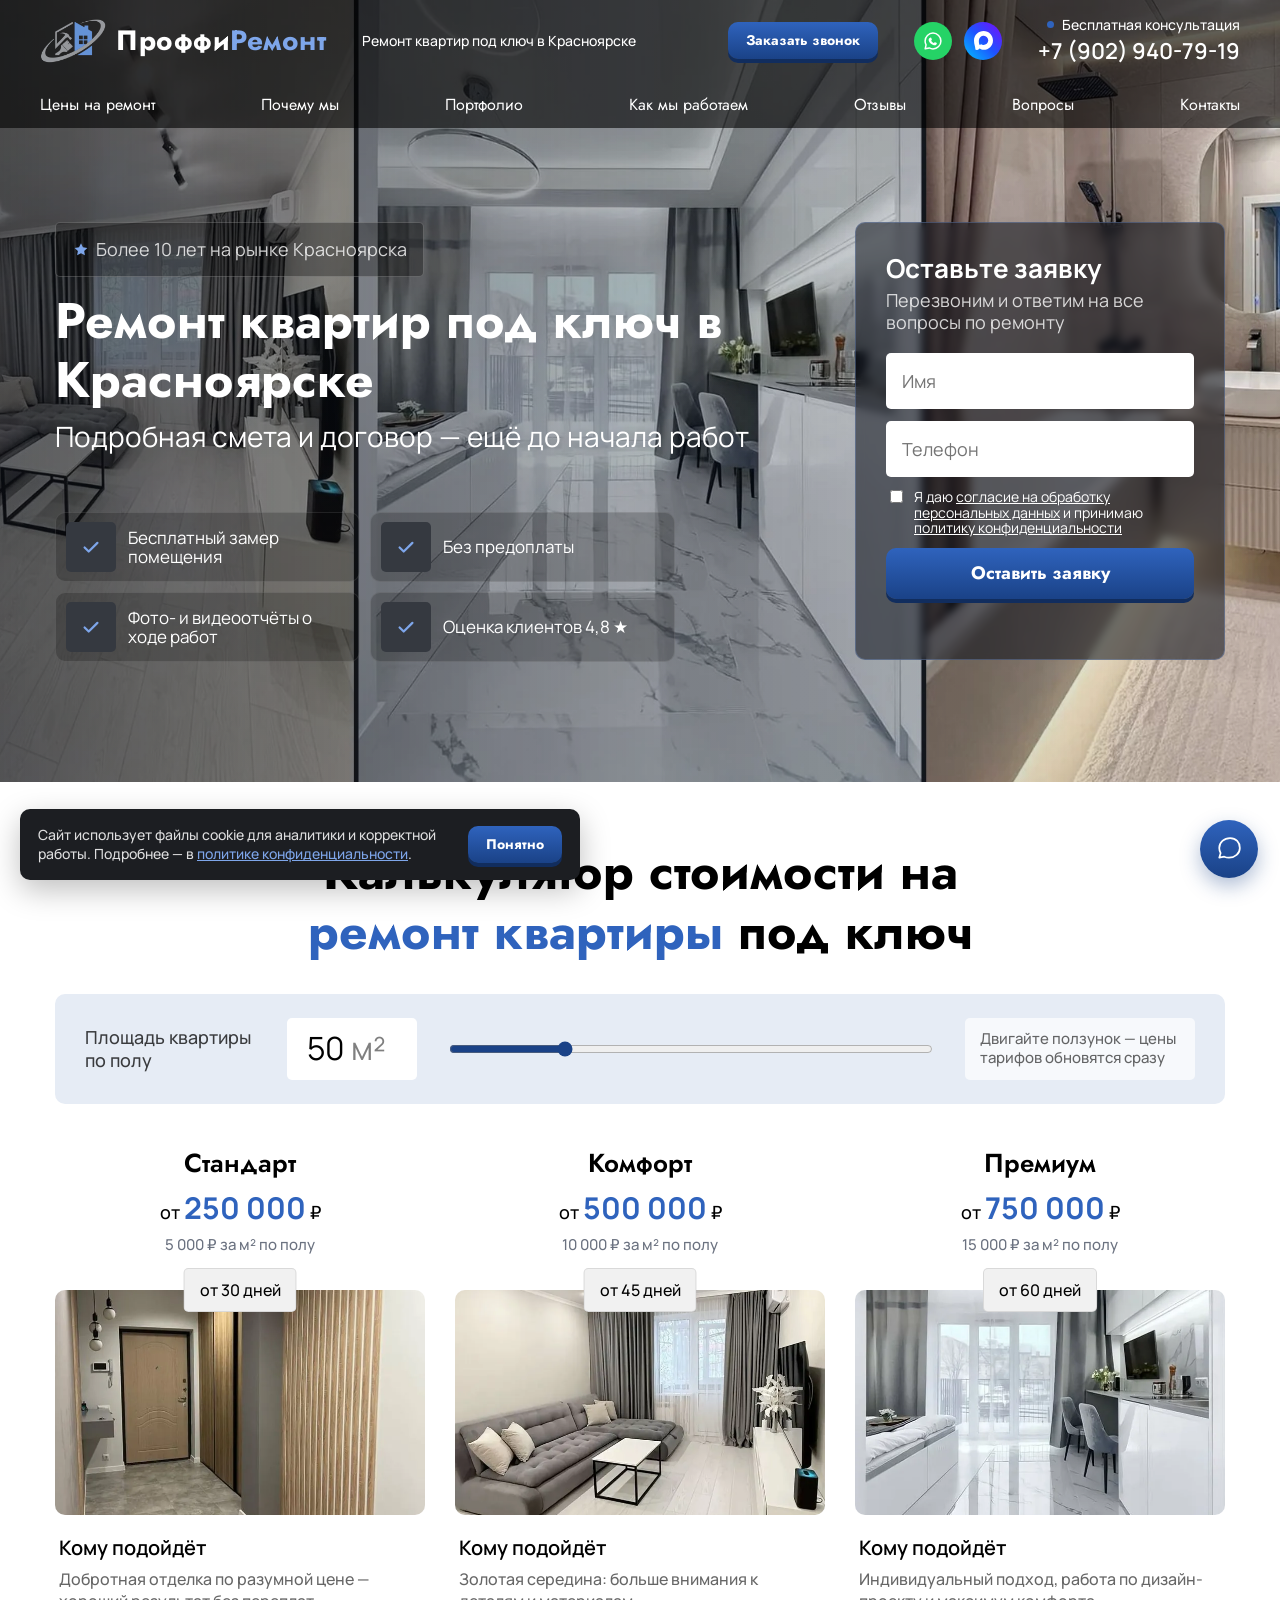
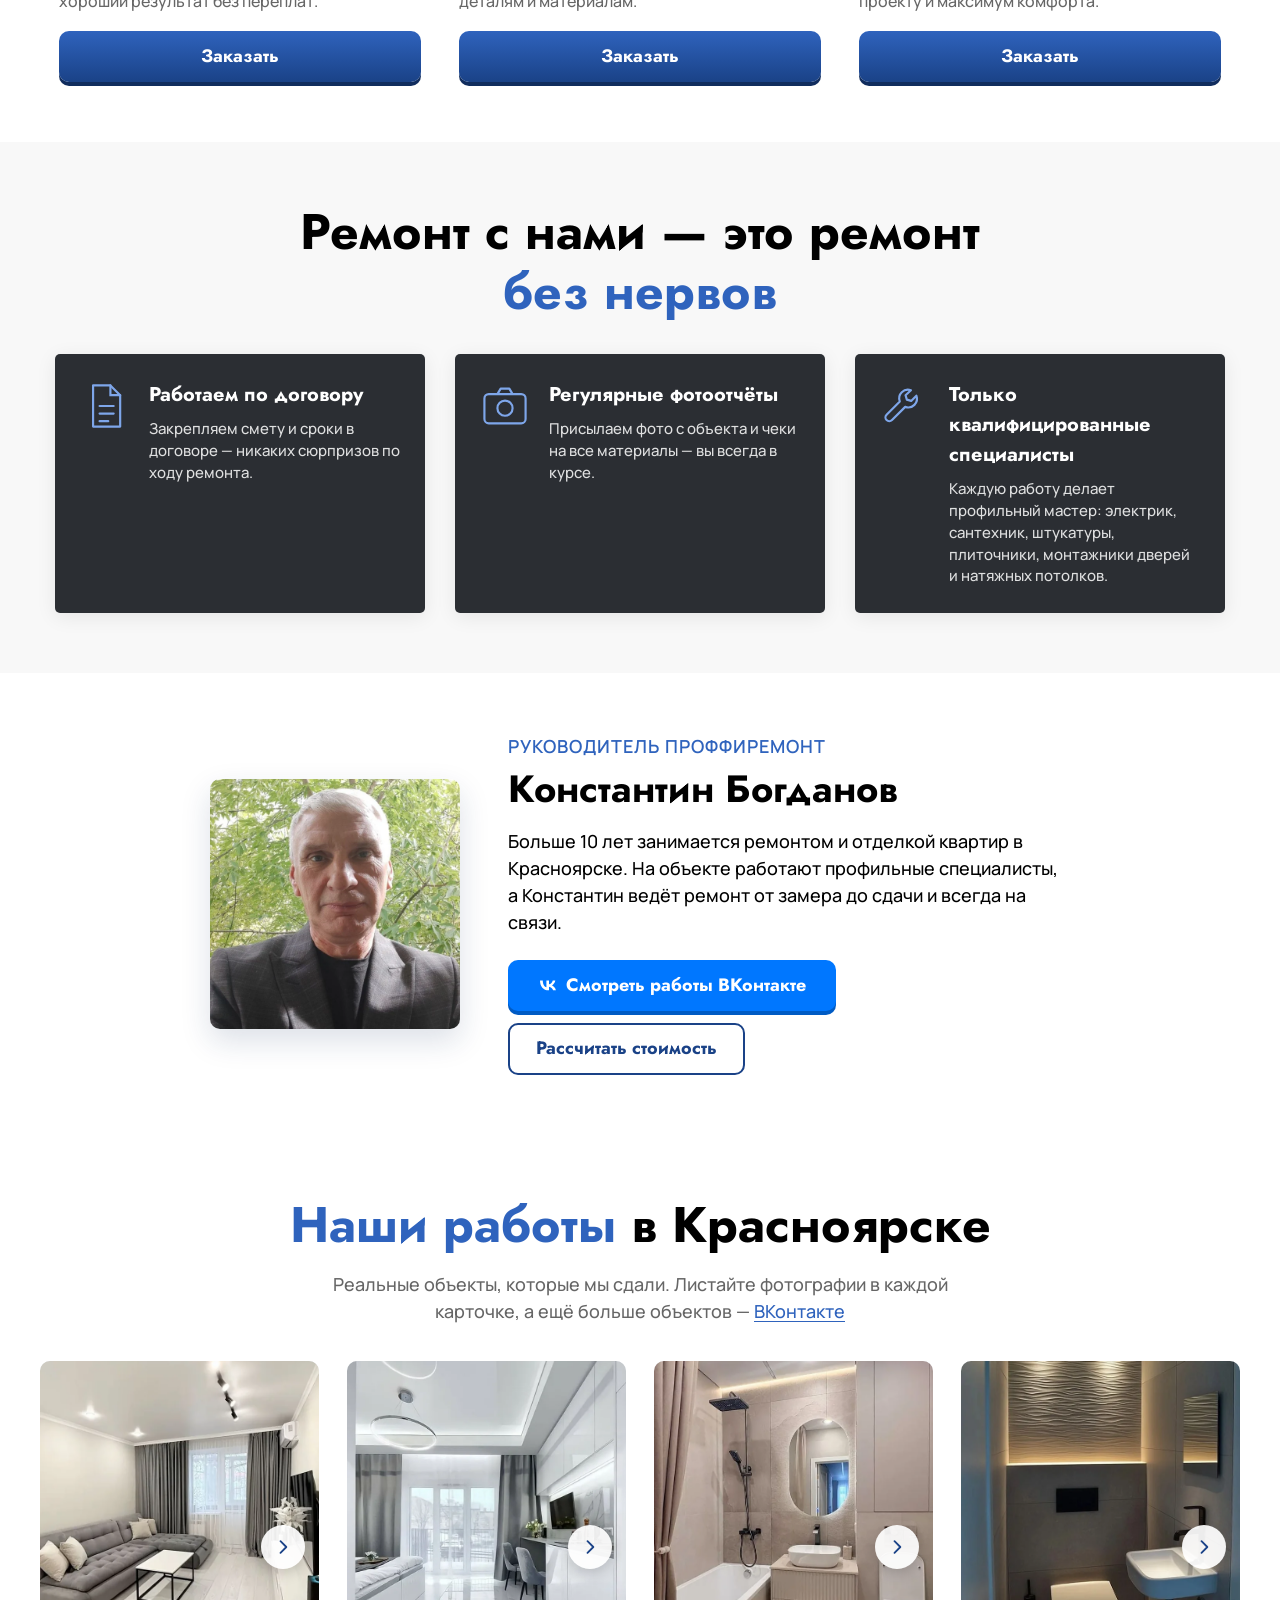
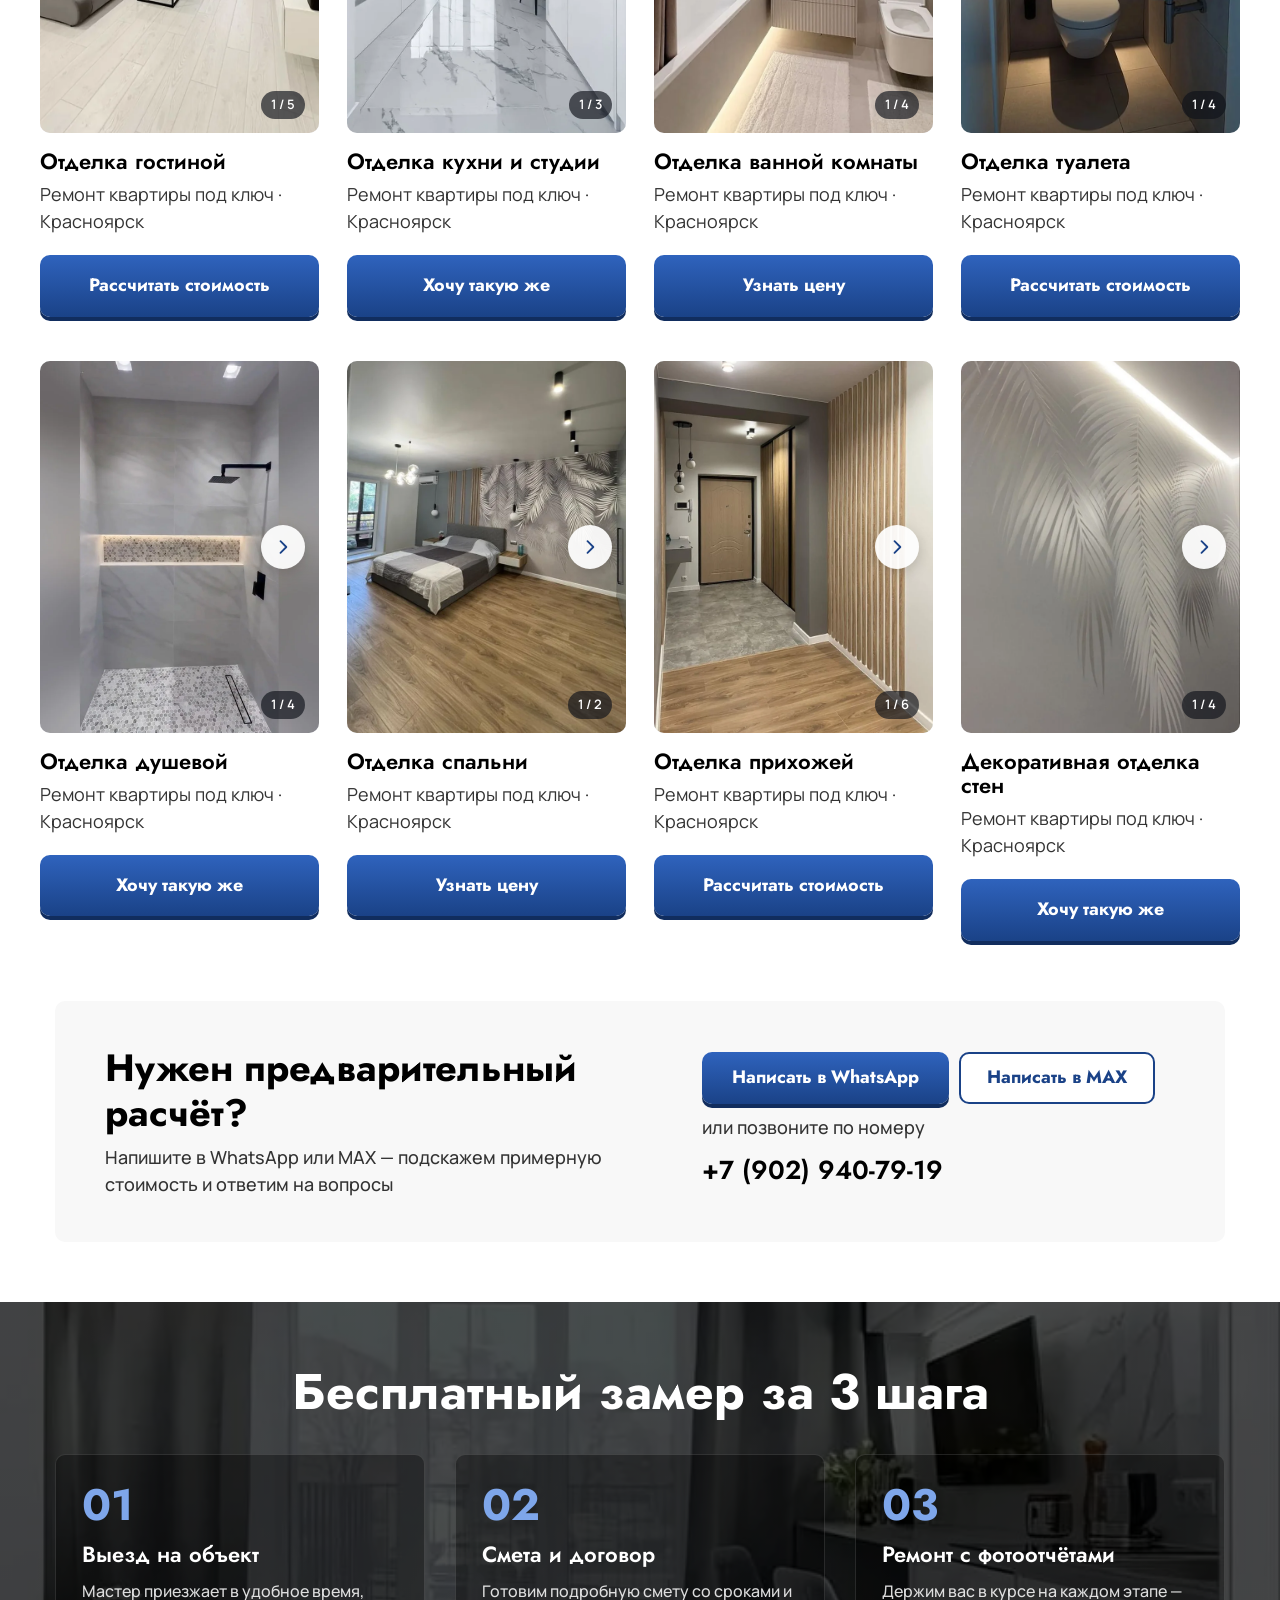
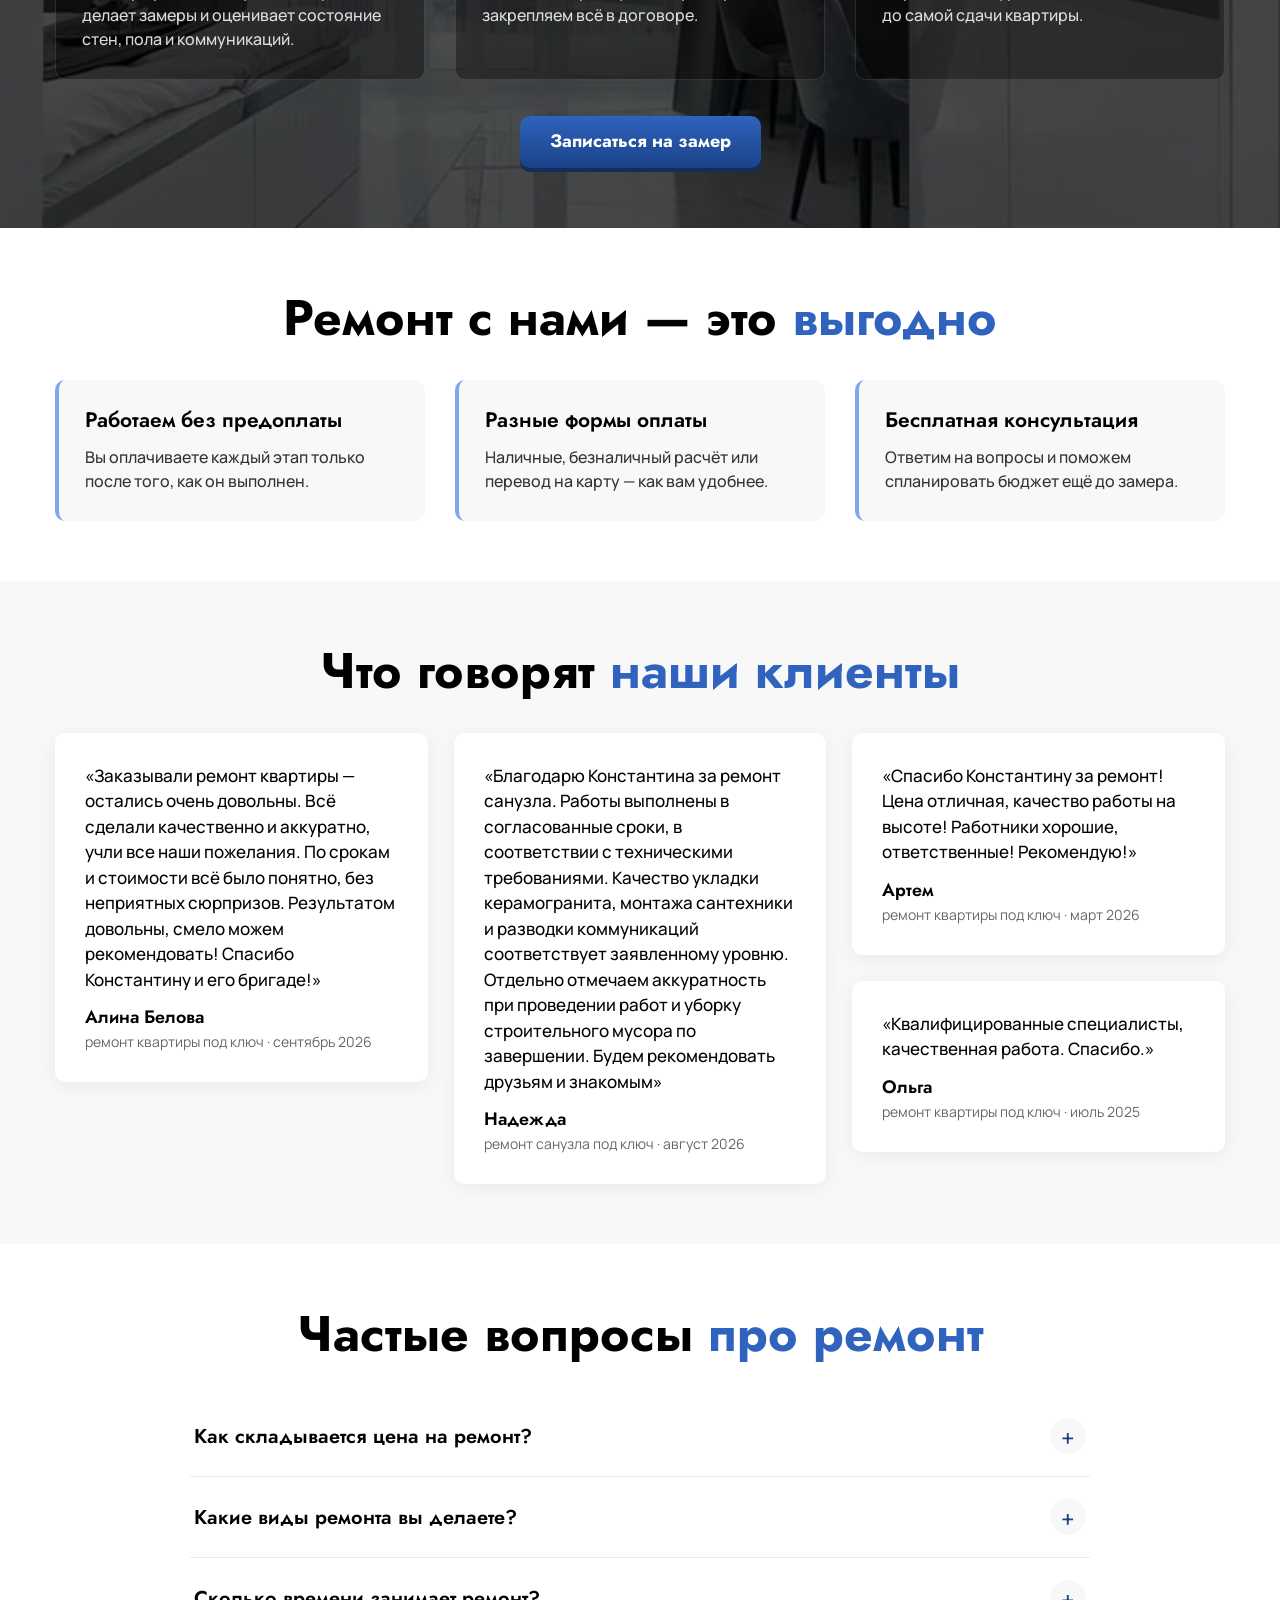
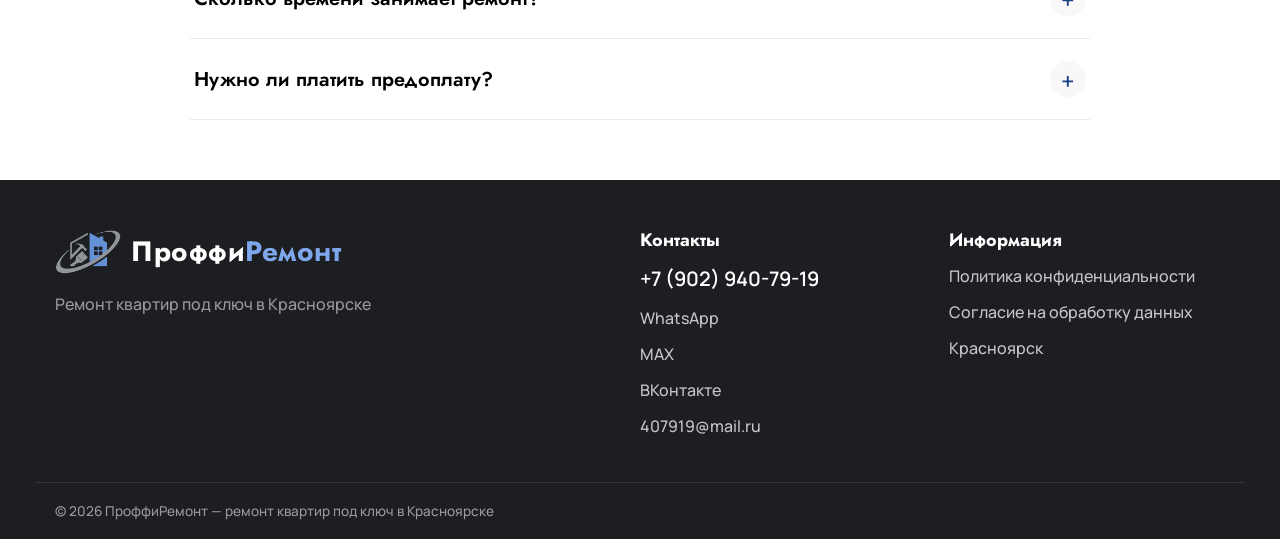
<file: index.html>
<!doctype html>
<html lang="ru">

<head>
  <meta charset="UTF-8">
  <meta name="viewport" content="width=device-width, initial-scale=1.0">
  <title>ПроффиРемонт — ремонт квартир под ключ в Красноярске</title>
  <meta name="description"
    content="ПроффиРемонт — ремонт квартир под ключ в Красноярске. Смета и договор до начала работ. Бесплатный замер и консультация.">
  <meta property="og:title" content="ПроффиРемонт — ремонт квартир под ключ в Красноярске">
  <meta property="og:description" content="Смета и договор до начала работ. Бесплатный замер и консультация.">
  <meta property="og:type" content="website">
  <meta property="og:locale" content="ru_RU">
  <!-- TODO: после покупки домена заменить на абсолютный адрес: https://ДОМЕН/assets/og-image.jpg -->
  <meta property="og:image" content="assets/og-image.jpg">
  <meta property="og:image:width" content="1200">
  <meta property="og:image:height" content="630">
  <meta name="twitter:card" content="summary_large_image">
  <link rel="icon" href="assets/favicon-32.png" sizes="32x32" type="image/png">
  <link rel="icon" href="assets/favicon-64.png" sizes="64x64" type="image/png">
  <link rel="apple-touch-icon" href="assets/apple-touch-icon.png">
  <link rel="stylesheet" href="css/fonts.css?v=1">
  <link rel="stylesheet" href="css/style.css?v=36">
  <script type="application/ld+json">
  {"@context":"https://schema.org","@type":"HomeAndConstructionBusiness","name":"ПроффиРемонт",
   "description":"Ремонт и отделка квартир под ключ в Красноярске","telephone":"+7-902-940-79-19","email":"407919@mail.ru",
   "address":{"@type":"PostalAddress","addressLocality":"Красноярск","addressCountry":"RU"},"areaServed":"Красноярск",
   "image":"assets/og-image.jpg","priceRange":"от 5000 ₽/м²","sameAs":["https://vk.ru/konstantinb124"],"founder":{"@type":"Person","name":"Константин Богданов"}}
  </script>
</head>

<body>

  <div class="topbar">
    <div class="container topbar__inner">
      <a href="#hero" class="logo"><img class="logo__mark" src="assets/logo-mark-light.webp" alt="" width="66" height="44"><span class="logo__text">Проффи<span class="logo__accent">Ремонт</span></span></a>
      <p class="topbar__slogan">Ремонт квартир под ключ в Красноярске</p>
      <button class="btn btn--accent btn--sm" data-scroll-to="#cta-form">Заказать звонок</button>
      <div class="messengers">
        <a href="https://wa.me/79029407919" target="_blank" rel="noopener" class="messenger messenger--wa" data-track="whatsapp_click" aria-label="Написать в WhatsApp"><svg width="20" height="20" viewBox="0 0 24 24" fill="none"><path d="M12 2.5C6.8 2.5 2.5 6.8 2.5 12C2.5 13.7 2.9 15.3 3.7 16.6L2.6 21.4L7.5 20.3C8.8 21 10.4 21.5 12 21.5C17.2 21.5 21.5 17.2 21.5 12C21.5 6.8 17.2 2.5 12 2.5Z" stroke="currentColor" stroke-width="1.8" stroke-linejoin="round"/><path d="M8.5 8.3C8.7 7.9 9 7.9 9.3 7.9C9.5 7.9 9.7 7.9 9.9 8.3C10.1 8.7 10.6 9.9 10.6 10C10.7 10.1 10.7 10.3 10.6 10.4C10.4 10.8 10.1 11.1 9.9 11.3C9.8 11.4 9.7 11.6 9.8 11.8C10.2 12.5 10.7 13.1 11.3 13.6C12 14.2 12.6 14.4 12.8 14.5C13 14.6 13.2 14.6 13.3 14.4C13.5 14.2 13.9 13.7 14.1 13.5C14.3 13.3 14.4 13.3 14.6 13.4C14.8 13.5 16 14.1 16.2 14.2C16.4 14.3 16.5 14.4 16.6 14.5C16.6 14.7 16.6 15.3 16.3 15.9C16 16.5 15 17 14.5 17.1C14 17.1 13.5 17.3 11.6 16.5C9.3 15.5 7.8 13.3 7.7 13.1C7.6 13 6.8 11.9 6.8 10.7C6.8 9.5 7.4 8.9 7.6 8.7C7.8 8.4 8.3 8.3 8.5 8.3Z" fill="currentColor"/></svg></a>
                <a href="https://max.ru/u/f9LHodD0cOI1MVSrKyuVQ6A-U3g8ZJQQ1f2k-AwKkrL9IjA0t_5ocCxxa44" target="_blank" rel="noopener" class="messenger messenger--max" data-track="max_click" aria-label="Написать в MAX"><svg width="19" height="19" viewBox="0 0 100 100" aria-hidden="true"><path fill="currentColor" fill-rule="evenodd" clip-rule="evenodd" d="M50.76 0c27.53 0 49.12 22.34 49.12 49.89S77.61 99.23 51.02 99.23c-9.43 0-14.01-1.33-21.37-6.54-.5-.36-1.2-.26-1.63.19-5.66 6.04-20.17 10.28-20.83 2.03C7.19 80.53 0 71.18 0 49.61 0 21.3 23.22 0 50.76 0m.77 24.55c-13.07-.68-23.26 8.39-25.51 22.58-1.86 11.75 1.44 26.07 4.26 26.8 1.2.3 4.08-1.9 6.18-3.88.4-.37.99-.44 1.45-.15 3.27 2 6.97 3.5 11.05 3.71 13.42.7 25.3-9.8 26-23.21.71-13.42-10.01-25.14-23.43-25.85"/></svg></a>
      </div>
      <div class="topbar__contacts">
        <div class="topbar__note"><span class="topbar__dot"></span>Бесплатная консультация</div>
        <a href="tel:+79029407919" class="topbar__phone" data-track="phone_click">+7 (902) 940-79-19</a>
      </div>
    </div>
  </div>

  <div class="menubar" id="header">
    <div class="container menubar__inner">
      <a href="#hero" class="logo logo--mobile"><img class="logo__mark" src="assets/logo-mark-light.webp" alt="" width="66" height="44"><span class="logo__text">Проффи<span class="logo__accent">Ремонт</span></span></a>
      <nav class="nav" id="nav">
        <a href="#tariffs">Цены на ремонт</a>
        <a href="#advantages">Почему мы</a>
        <a href="#portfolio">Портфолио</a>
        <a href="#process">Как мы работаем</a>
        <a href="#testimonials">Отзывы</a>
        <a href="#faq">Вопросы</a>
        <a href="#contacts">Контакты</a>
      </nav>
      <div class="messengers messengers--mobile">
        <a href="https://wa.me/79029407919" target="_blank" rel="noopener" class="messenger messenger--wa" data-track="whatsapp_click" aria-label="Написать в WhatsApp"><svg width="20" height="20" viewBox="0 0 24 24" fill="none"><path d="M12 2.5C6.8 2.5 2.5 6.8 2.5 12C2.5 13.7 2.9 15.3 3.7 16.6L2.6 21.4L7.5 20.3C8.8 21 10.4 21.5 12 21.5C17.2 21.5 21.5 17.2 21.5 12C21.5 6.8 17.2 2.5 12 2.5Z" stroke="currentColor" stroke-width="1.8" stroke-linejoin="round"/><path d="M8.5 8.3C8.7 7.9 9 7.9 9.3 7.9C9.5 7.9 9.7 7.9 9.9 8.3C10.1 8.7 10.6 9.9 10.6 10C10.7 10.1 10.7 10.3 10.6 10.4C10.4 10.8 10.1 11.1 9.9 11.3C9.8 11.4 9.7 11.6 9.8 11.8C10.2 12.5 10.7 13.1 11.3 13.6C12 14.2 12.6 14.4 12.8 14.5C13 14.6 13.2 14.6 13.3 14.4C13.5 14.2 13.9 13.7 14.1 13.5C14.3 13.3 14.4 13.3 14.6 13.4C14.8 13.5 16 14.1 16.2 14.2C16.4 14.3 16.5 14.4 16.6 14.5C16.6 14.7 16.6 15.3 16.3 15.9C16 16.5 15 17 14.5 17.1C14 17.1 13.5 17.3 11.6 16.5C9.3 15.5 7.8 13.3 7.7 13.1C7.6 13 6.8 11.9 6.8 10.7C6.8 9.5 7.4 8.9 7.6 8.7C7.8 8.4 8.3 8.3 8.5 8.3Z" fill="currentColor"/></svg></a>
                <a href="https://max.ru/u/f9LHodD0cOI1MVSrKyuVQ6A-U3g8ZJQQ1f2k-AwKkrL9IjA0t_5ocCxxa44" target="_blank" rel="noopener" class="messenger messenger--max" data-track="max_click" aria-label="Написать в MAX"><svg width="19" height="19" viewBox="0 0 100 100" aria-hidden="true"><path fill="currentColor" fill-rule="evenodd" clip-rule="evenodd" d="M50.76 0c27.53 0 49.12 22.34 49.12 49.89S77.61 99.23 51.02 99.23c-9.43 0-14.01-1.33-21.37-6.54-.5-.36-1.2-.26-1.63.19-5.66 6.04-20.17 10.28-20.83 2.03C7.19 80.53 0 71.18 0 49.61 0 21.3 23.22 0 50.76 0m.77 24.55c-13.07-.68-23.26 8.39-25.51 22.58-1.86 11.75 1.44 26.07 4.26 26.8 1.2.3 4.08-1.9 6.18-3.88.4-.37.99-.44 1.45-.15 3.27 2 6.97 3.5 11.05 3.71 13.42.7 25.3-9.8 26-23.21.71-13.42-10.01-25.14-23.43-25.85"/></svg></a>
      </div>
      <a href="tel:+79029407919" class="menubar__phone" data-track="phone_click" aria-label="Позвонить">
        <svg width="24" height="24" viewBox="0 0 24 24" fill="none" xmlns="http://www.w3.org/2000/svg">
          <path d="M6.6 10.8C8 13.6 10.4 16 13.2 17.4L15.4 15.2C15.7 14.9 16.1 14.8 16.5 15C17.7 15.4 19 15.6 20.3 15.6C20.9 15.6 21.4 16.1 21.4 16.7V20.3C21.4 20.9 20.9 21.4 20.3 21.4C10.7 21.4 2.6 13.3 2.6 3.7C2.6 3.1 3.1 2.6 3.7 2.6H7.3C7.9 2.6 8.4 3.1 8.4 3.7C8.4 5 8.6 6.3 9 7.5C9.1 7.9 9 8.3 8.7 8.6L6.6 10.8Z" stroke="currentColor" stroke-width="1.6" stroke-linejoin="round"/>
        </svg>
      </a>
      <button class="burger" id="burger" aria-label="Меню">
        <span></span><span></span><span></span>
      </button>
    </div>
  </div>

  <main>

    <section class="hero" id="hero">
      <div class="container hero__inner">
        <div class="hero__content">
          <span class="badge"><svg class="badge__icon" width="18" height="18" viewBox="0 0 24 24" fill="none" aria-hidden="true"><path d="M12 3l2.6 5.3 5.9.9-4.3 4.1 1 5.8L12 16.4 6.8 19.1l1-5.8L3.5 9.2l5.9-.9L12 3z" fill="currentColor"/></svg>Более 10 лет на рынке Красноярска</span>
          <h1 class="hero__title">Ремонт квартир под ключ в Красноярске</h1>
          <p class="hero__subtitle">Подробная смета и договор — ещё до начала работ</p>

          <ul class="hero__features">
            <li><span class="check"><svg width="22" height="22" viewBox="0 0 24 24" fill="none"><path d="M5 12.5l4.5 4.5L19 7.5" stroke="currentColor" stroke-width="2.4" stroke-linecap="round" stroke-linejoin="round"/></svg></span>Бесплатный замер помещения</li>
            <li><span class="check"><svg width="22" height="22" viewBox="0 0 24 24" fill="none"><path d="M5 12.5l4.5 4.5L19 7.5" stroke="currentColor" stroke-width="2.4" stroke-linecap="round" stroke-linejoin="round"/></svg></span>Без предоплаты</li>
            <li><span class="check"><svg width="22" height="22" viewBox="0 0 24 24" fill="none"><path d="M5 12.5l4.5 4.5L19 7.5" stroke="currentColor" stroke-width="2.4" stroke-linecap="round" stroke-linejoin="round"/></svg></span>Фото- и видеоотчёты о ходе работ</li>
            <li><span class="check"><svg width="22" height="22" viewBox="0 0 24 24" fill="none"><path d="M5 12.5l4.5 4.5L19 7.5" stroke="currentColor" stroke-width="2.4" stroke-linecap="round" stroke-linejoin="round"/></svg></span>Оценка клиентов 4,8 ★</li>
          </ul>
        </div>

        <div class="hero__form-card" id="cta-form">
          <h3>Оставьте заявку</h3>
          <p class="form-sub">Перезвоним и ответим на все вопросы по ремонту</p>
          <form id="leadForm" class="lead-form" novalidate>
            <input type="text" name="name" placeholder="Имя" required>
            <input type="text" name="website" class="hp-field" tabindex="-1" autocomplete="off" aria-hidden="true">
            <input type="tel" name="phone" placeholder="Телефон" required>
            <label class="consent">
              <input type="checkbox" name="consent" required>
              <span>Я даю <a href="consent.html">согласие на обработку персональных данных</a> и принимаю <a href="policy.html">политику конфиденциальности</a></span>
            </label>
            <button type="submit" class="btn btn--accent btn--block">Оставить заявку</button>
            <p class="form-status" id="formStatus" aria-live="polite"></p>
          </form>
        </div>
      </div>
    </section>

    <section class="tariffs" id="tariffs">
      <div class="container">
        <h2 class="heading">Калькулятор стоимости на <span class="accent">ремонт квартиры</span> под ключ</h2>

        <div class="calc-layout">
          <div class="calc-panel">
            <label class="calc-panel__label" for="areaRange">Площадь квартиры по полу</label>
            <div class="calc-panel__value"><b id="areaValue">50</b> м²</div>
            <input type="range" id="areaRange" min="20" max="150" value="50" step="1">
            <p class="calc-panel__hint">Двигайте ползунок — цены тарифов обновятся сразу</p>
          </div>

          <!-- Цены от заказчика (26.09.2026): 5000 / 10000 / 15000 ₽ за м² по полу. TODO: сроки — уточнить -->
          <div class="tariff-card" data-rate="5000">
            <h3>Стандарт</h3>
            <p class="tariff-price">от <span class="calc-price">250 000</span> ₽</p>
            <p class="tariff-rate">5 000 ₽ за м² по полу</p>
            <div class="tariff-card__media">
              <img src="assets/portfolio/tariff-standart.webp" alt="Тариф Стандарт — пример отделки" loading="lazy">
              <span class="tariff-card__term">от 30 дней</span>
            </div>
            <div class="tariff-card__body">
              <p class="tariff-card__for">Кому подойдёт</p>
              <!-- TODO: уточнить состав работ у заказчика -->
              <p class="muted">Добротная отделка по разумной цене — хороший результат без переплат.</p>
              <button class="btn btn--accent btn--block" data-scroll-to="#cta-form">Заказать</button>
            </div>
          </div>

          <div class="tariff-card" data-rate="10000">
            <h3>Комфорт</h3>
            <p class="tariff-price">от <span class="calc-price">500 000</span> ₽</p>
            <p class="tariff-rate">10 000 ₽ за м² по полу</p>
            <div class="tariff-card__media">
              <img src="assets/portfolio/portfolio-1.webp" alt="Тариф Комфорт — пример отделки" loading="lazy">
              <span class="tariff-card__term">от 45 дней</span>
            </div>
            <div class="tariff-card__body">
              <p class="tariff-card__for">Кому подойдёт</p>
              <p class="muted">Золотая середина: больше внимания к деталям и материалам.</p>
              <button class="btn btn--accent btn--block" data-scroll-to="#cta-form">Заказать</button>
            </div>
          </div>

          <div class="tariff-card" data-rate="15000">
            <h3>Премиум</h3>
            <p class="tariff-price">от <span class="calc-price">750 000</span> ₽</p>
            <p class="tariff-rate">15 000 ₽ за м² по полу</p>
            <div class="tariff-card__media">
              <img src="assets/gallery/kitchen-1.webp" alt="Тариф Премиум — пример отделки" loading="lazy">
              <span class="tariff-card__term">от 60 дней</span>
            </div>
            <div class="tariff-card__body">
              <p class="tariff-card__for">Кому подойдёт</p>
              <p class="muted">Индивидуальный подход, работа по дизайн-проекту и максимум комфорта.</p>
              <button class="btn btn--accent btn--block" data-scroll-to="#cta-form">Заказать</button>
            </div>
          </div>
        </div>
      </div>
    </section>

    <section class="advantages" id="advantages">
      <div class="container">
        <h2 class="heading">Ремонт с нами — это ремонт <span class="accent">без нервов</span></h2>
        <div class="advantages-grid">
          <div class="advantage">
            <svg class="advantage__icon" width="52" height="52" viewBox="0 0 48 48" fill="none">
              <path d="M13 5h16l9 9v29H13z" stroke="currentColor" stroke-width="2" stroke-linejoin="round"/>
              <path d="M29 5v9h9M19 24h13M19 31h13M19 38h8" stroke="currentColor" stroke-width="2" stroke-linecap="round"/>
            </svg>
            <div>
              <h3>Работаем по договору</h3>
              <p>Закрепляем смету и сроки в договоре — никаких сюрпризов по ходу ремонта.</p>
            </div>
          </div>
          <div class="advantage">
            <svg class="advantage__icon" width="52" height="52" viewBox="0 0 48 48" fill="none">
              <rect x="5" y="13" width="38" height="27" rx="4" stroke="currentColor" stroke-width="2"/>
              <path d="M17 13l3-5h8l3 5" stroke="currentColor" stroke-width="2" stroke-linejoin="round"/>
              <circle cx="24" cy="26" r="7" stroke="currentColor" stroke-width="2"/>
            </svg>
            <div>
              <h3>Регулярные фотоотчёты</h3>
              <p>Присылаем фото с объекта и чеки на все материалы — вы всегда в курсе.</p>
            </div>
          </div>
          <div class="advantage">
            <svg class="advantage__icon" width="52" height="52" viewBox="0 0 48 48" fill="none">
              <path d="M29.5 9.5a8 8 0 0 0-10.3 10.3L7 32a3.5 3.5 0 0 0 5 5l12.2-12.2A8 8 0 0 0 34.5 14.5l-4.8 4.8-4-1.2-1.2-4z" stroke="currentColor" stroke-width="2" stroke-linejoin="round"/>
            </svg>
            <div>
              <h3>Только квалифицированные специалисты</h3>
              <p>Каждую работу делает профильный мастер: электрик, сантехник, штукатуры, плиточники, монтажники дверей и натяжных потолков.</p>
            </div>
          </div>
        </div>
      </div>
    </section>

    <section class="about" id="about">
      <div class="container about__inner">
        <img class="about__photo" src="assets/konstantin.webp" alt="Константин Богданов, руководитель ПроффиРемонт" width="640" height="640" loading="lazy">
        <div class="about__text">
          <p class="about__label">Руководитель ПроффиРемонт</p>
          <h2 class="about__name">Константин Богданов</h2>
          <p>Больше 10 лет занимается ремонтом и отделкой квартир в Красноярске. На объекте работают профильные специалисты, а Константин ведёт ремонт от замера до сдачи и всегда на связи.</p>
          <div class="about__buttons">
            <a href="https://vk.ru/konstantinb124" target="_blank" rel="noopener" class="btn btn--vk" data-track="vk_click"><svg width="20" height="20" viewBox="0 0 24 24" aria-hidden="true"><path fill="currentColor" d="M12.8 18.3C6.3 18.3 2.6 13.9 2.4 6.5h3.3c.1 5.4 2.5 7.7 4.4 8.2V6.5H13.2v4.7c1.9-.2 3.9-2.3 4.5-4.7h3.1c-.5 2.9-2.6 5-4.1 5.9 1.5.7 3.9 2.6 4.8 5.9h-3.4c-.7-2.2-2.5-3.9-4.9-4.2v4.2h-.4z"/></svg>Смотреть работы ВКонтакте</a>
            <button class="btn btn--outline-accent" data-scroll-to="#cta-form">Рассчитать стоимость</button>
          </div>
        </div>
      </div>
    </section>

    <section class="portfolio" id="portfolio">
      <div class="container">
        <h2 class="heading"><span class="accent">Наши работы</span> в Красноярске</h2>
        <p class="section-sub">Реальные объекты, которые мы сдали. Листайте фотографии в каждой карточке, а ещё больше объектов — <a href="https://vk.ru/konstantinb124" target="_blank" rel="noopener" data-track="vk_click">ВКонтакте</a></p>

        <div class="portfolio-grid" id="portfolioGrid">
          <div class="portfolio-card">
            <div class="gallery" data-gallery>
              <div class="gallery__track">
                <img class="gallery__img" src="assets/gallery/living-1.webp" alt="Отделка гостиной в Красноярске — фото 1" loading="lazy">
                <img class="gallery__img" src="assets/gallery/living-2.webp" alt="Отделка гостиной в Красноярске — фото 2" loading="lazy">
                <img class="gallery__img" src="assets/gallery/living-3.webp" alt="Отделка гостиной в Красноярске — фото 3" loading="lazy">
                <img class="gallery__img" src="assets/gallery/living-4.webp" alt="Отделка гостиной в Красноярске — фото 4" loading="lazy">
                <img class="gallery__img" src="assets/gallery/living-5.webp" alt="Отделка гостиной в Красноярске — фото 5" loading="lazy">
              </div>
              <button class="gallery__btn gallery__btn--prev" type="button" aria-label="Предыдущее фото"><svg width="20" height="20" viewBox="0 0 24 24" fill="none"><path d="M15 5l-7 7 7 7" stroke="currentColor" stroke-width="2.2" stroke-linecap="round" stroke-linejoin="round"/></svg></button>
              <button class="gallery__btn gallery__btn--next" type="button" aria-label="Следующее фото"><svg width="20" height="20" viewBox="0 0 24 24" fill="none"><path d="M9 5l7 7-7 7" stroke="currentColor" stroke-width="2.2" stroke-linecap="round" stroke-linejoin="round"/></svg></button>
              <span class="gallery__counter"></span>
            </div>
            <div class="portfolio-card__info">
              <h4>Отделка гостиной</h4>
              <p class="portfolio-card__address">Ремонт квартиры под ключ · Красноярск</p>
              <button class="btn btn--accent" data-scroll-to="#cta-form">Рассчитать стоимость</button>
            </div>
          </div>
          <div class="portfolio-card">
            <div class="gallery" data-gallery>
              <div class="gallery__track">
                <img class="gallery__img" src="assets/gallery/kitchen-1.webp" alt="Отделка кухни и студии в Красноярске — фото 1" loading="lazy">
                <img class="gallery__img" src="assets/gallery/kitchen-2.webp" alt="Отделка кухни и студии в Красноярске — фото 2" loading="lazy">
                <img class="gallery__img" src="assets/gallery/kitchen-3.webp" alt="Отделка кухни и студии в Красноярске — фото 3" loading="lazy">
              </div>
              <button class="gallery__btn gallery__btn--prev" type="button" aria-label="Предыдущее фото"><svg width="20" height="20" viewBox="0 0 24 24" fill="none"><path d="M15 5l-7 7 7 7" stroke="currentColor" stroke-width="2.2" stroke-linecap="round" stroke-linejoin="round"/></svg></button>
              <button class="gallery__btn gallery__btn--next" type="button" aria-label="Следующее фото"><svg width="20" height="20" viewBox="0 0 24 24" fill="none"><path d="M9 5l7 7-7 7" stroke="currentColor" stroke-width="2.2" stroke-linecap="round" stroke-linejoin="round"/></svg></button>
              <span class="gallery__counter"></span>
            </div>
            <div class="portfolio-card__info">
              <h4>Отделка кухни и студии</h4>
              <p class="portfolio-card__address">Ремонт квартиры под ключ · Красноярск</p>
              <button class="btn btn--accent" data-scroll-to="#cta-form">Хочу такую же</button>
            </div>
          </div>
          <div class="portfolio-card">
            <div class="gallery" data-gallery>
              <div class="gallery__track">
                <img class="gallery__img" src="assets/gallery/bath-1.webp?v=3" alt="Отделка ванной комнаты в Красноярске — фото 1" loading="lazy">
                <img class="gallery__img" src="assets/gallery/bath-2.webp?v=3" alt="Отделка ванной комнаты в Красноярске — фото 2" loading="lazy">
                <img class="gallery__img" src="assets/gallery/bath-3.webp?v=3" alt="Отделка ванной комнаты в Красноярске — фото 3" loading="lazy">
                <img class="gallery__img" src="assets/gallery/bath-4.webp?v=3" alt="Отделка ванной комнаты в Красноярске — фото 4" loading="lazy">
              </div>
              <button class="gallery__btn gallery__btn--prev" type="button" aria-label="Предыдущее фото"><svg width="20" height="20" viewBox="0 0 24 24" fill="none"><path d="M15 5l-7 7 7 7" stroke="currentColor" stroke-width="2.2" stroke-linecap="round" stroke-linejoin="round"/></svg></button>
              <button class="gallery__btn gallery__btn--next" type="button" aria-label="Следующее фото"><svg width="20" height="20" viewBox="0 0 24 24" fill="none"><path d="M9 5l7 7-7 7" stroke="currentColor" stroke-width="2.2" stroke-linecap="round" stroke-linejoin="round"/></svg></button>
              <span class="gallery__counter"></span>
            </div>
            <div class="portfolio-card__info">
              <h4>Отделка ванной комнаты</h4>
              <p class="portfolio-card__address">Ремонт квартиры под ключ · Красноярск</p>
              <button class="btn btn--accent" data-scroll-to="#cta-form">Узнать цену</button>
            </div>
          </div>
          <div class="portfolio-card">
            <div class="gallery" data-gallery>
              <div class="gallery__track">
                <img class="gallery__img" src="assets/gallery/wc-1.webp" alt="Отделка туалета в Красноярске — фото 1" loading="lazy">
                <img class="gallery__img" src="assets/gallery/wc-2.webp?v=2" alt="Отделка туалета в Красноярске — фото 2" loading="lazy">
                <img class="gallery__img" src="assets/gallery/wc-3.webp" alt="Отделка туалета в Красноярске — фото 3" loading="lazy">
                <img class="gallery__img" src="assets/gallery/wc-4.webp" alt="Отделка туалета в Красноярске — фото 4" loading="lazy">
              </div>
              <button class="gallery__btn gallery__btn--prev" type="button" aria-label="Предыдущее фото"><svg width="20" height="20" viewBox="0 0 24 24" fill="none"><path d="M15 5l-7 7 7 7" stroke="currentColor" stroke-width="2.2" stroke-linecap="round" stroke-linejoin="round"/></svg></button>
              <button class="gallery__btn gallery__btn--next" type="button" aria-label="Следующее фото"><svg width="20" height="20" viewBox="0 0 24 24" fill="none"><path d="M9 5l7 7-7 7" stroke="currentColor" stroke-width="2.2" stroke-linecap="round" stroke-linejoin="round"/></svg></button>
              <span class="gallery__counter"></span>
            </div>
            <div class="portfolio-card__info">
              <h4>Отделка туалета</h4>
              <p class="portfolio-card__address">Ремонт квартиры под ключ · Красноярск</p>
              <button class="btn btn--accent" data-scroll-to="#cta-form">Рассчитать стоимость</button>
            </div>
          </div>
          <div class="portfolio-card">
            <div class="gallery" data-gallery>
              <div class="gallery__track">
                <img class="gallery__img" src="assets/gallery/shower-1.webp?v=3" alt="Отделка душевой в Красноярске — фото 1" loading="lazy">
                <img class="gallery__img" src="assets/gallery/shower-2.webp?v=3" alt="Отделка душевой в Красноярске — фото 2" loading="lazy">
                <img class="gallery__img" src="assets/gallery/shower-3.webp?v=3" alt="Отделка душевой в Красноярске — фото 3" loading="lazy">
                <img class="gallery__img" src="assets/gallery/shower-4.webp?v=3" alt="Отделка душевой в Красноярске — фото 4" loading="lazy">
              </div>
              <button class="gallery__btn gallery__btn--prev" type="button" aria-label="Предыдущее фото"><svg width="20" height="20" viewBox="0 0 24 24" fill="none"><path d="M15 5l-7 7 7 7" stroke="currentColor" stroke-width="2.2" stroke-linecap="round" stroke-linejoin="round"/></svg></button>
              <button class="gallery__btn gallery__btn--next" type="button" aria-label="Следующее фото"><svg width="20" height="20" viewBox="0 0 24 24" fill="none"><path d="M9 5l7 7-7 7" stroke="currentColor" stroke-width="2.2" stroke-linecap="round" stroke-linejoin="round"/></svg></button>
              <span class="gallery__counter"></span>
            </div>
            <div class="portfolio-card__info">
              <h4>Отделка душевой</h4>
              <p class="portfolio-card__address">Ремонт квартиры под ключ · Красноярск</p>
              <button class="btn btn--accent" data-scroll-to="#cta-form">Хочу такую же</button>
            </div>
          </div>
          <div class="portfolio-card">
            <div class="gallery" data-gallery>
              <div class="gallery__track">
                <img class="gallery__img" src="assets/gallery/bedroom-1.webp" alt="Отделка спальни в Красноярске — фото 1" loading="lazy">
                <img class="gallery__img" src="assets/gallery/bedroom-2.webp" alt="Отделка спальни в Красноярске — фото 2" loading="lazy">
              </div>
              <button class="gallery__btn gallery__btn--prev" type="button" aria-label="Предыдущее фото"><svg width="20" height="20" viewBox="0 0 24 24" fill="none"><path d="M15 5l-7 7 7 7" stroke="currentColor" stroke-width="2.2" stroke-linecap="round" stroke-linejoin="round"/></svg></button>
              <button class="gallery__btn gallery__btn--next" type="button" aria-label="Следующее фото"><svg width="20" height="20" viewBox="0 0 24 24" fill="none"><path d="M9 5l7 7-7 7" stroke="currentColor" stroke-width="2.2" stroke-linecap="round" stroke-linejoin="round"/></svg></button>
              <span class="gallery__counter"></span>
            </div>
            <div class="portfolio-card__info">
              <h4>Отделка спальни</h4>
              <p class="portfolio-card__address">Ремонт квартиры под ключ · Красноярск</p>
              <button class="btn btn--accent" data-scroll-to="#cta-form">Узнать цену</button>
            </div>
          </div>
          <div class="portfolio-card">
            <div class="gallery" data-gallery>
              <div class="gallery__track">
                <img class="gallery__img" src="assets/gallery/hall-1.webp" alt="Отделка прихожей в Красноярске — фото 1" loading="lazy">
                <img class="gallery__img" src="assets/gallery/hall-2.webp" alt="Отделка прихожей в Красноярске — фото 2" loading="lazy">
                <img class="gallery__img" src="assets/gallery/hall-3.webp" alt="Отделка прихожей в Красноярске — фото 3" loading="lazy">
                <img class="gallery__img" src="assets/gallery/hall-4.webp" alt="Отделка прихожей в Красноярске — фото 4" loading="lazy">
                <img class="gallery__img" src="assets/gallery/hall-5.webp" alt="Отделка прихожей в Красноярске — фото 5" loading="lazy">
                <img class="gallery__img" src="assets/gallery/hall-6.webp" alt="Отделка прихожей в Красноярске — фото 6" loading="lazy">
              </div>
              <button class="gallery__btn gallery__btn--prev" type="button" aria-label="Предыдущее фото"><svg width="20" height="20" viewBox="0 0 24 24" fill="none"><path d="M15 5l-7 7 7 7" stroke="currentColor" stroke-width="2.2" stroke-linecap="round" stroke-linejoin="round"/></svg></button>
              <button class="gallery__btn gallery__btn--next" type="button" aria-label="Следующее фото"><svg width="20" height="20" viewBox="0 0 24 24" fill="none"><path d="M9 5l7 7-7 7" stroke="currentColor" stroke-width="2.2" stroke-linecap="round" stroke-linejoin="round"/></svg></button>
              <span class="gallery__counter"></span>
            </div>
            <div class="portfolio-card__info">
              <h4>Отделка прихожей</h4>
              <p class="portfolio-card__address">Ремонт квартиры под ключ · Красноярск</p>
              <button class="btn btn--accent" data-scroll-to="#cta-form">Рассчитать стоимость</button>
            </div>
          </div>
          <div class="portfolio-card">
            <div class="gallery" data-gallery>
              <div class="gallery__track">
                <img class="gallery__img" src="assets/gallery/walls-1.webp" alt="Декоративная отделка стен в Красноярске — фото 1" loading="lazy">
                <img class="gallery__img" src="assets/gallery/walls-2.webp" alt="Декоративная отделка стен в Красноярске — фото 2" loading="lazy">
                <img class="gallery__img" src="assets/gallery/walls-3.webp" alt="Декоративная отделка стен в Красноярске — фото 3" loading="lazy">
                <img class="gallery__img" src="assets/gallery/walls-4.webp" alt="Декоративная отделка стен в Красноярске — фото 4" loading="lazy">
              </div>
              <button class="gallery__btn gallery__btn--prev" type="button" aria-label="Предыдущее фото"><svg width="20" height="20" viewBox="0 0 24 24" fill="none"><path d="M15 5l-7 7 7 7" stroke="currentColor" stroke-width="2.2" stroke-linecap="round" stroke-linejoin="round"/></svg></button>
              <button class="gallery__btn gallery__btn--next" type="button" aria-label="Следующее фото"><svg width="20" height="20" viewBox="0 0 24 24" fill="none"><path d="M9 5l7 7-7 7" stroke="currentColor" stroke-width="2.2" stroke-linecap="round" stroke-linejoin="round"/></svg></button>
              <span class="gallery__counter"></span>
            </div>
            <div class="portfolio-card__info">
              <h4>Декоративная отделка стен</h4>
              <p class="portfolio-card__address">Ремонт квартиры под ключ · Красноярск</p>
              <button class="btn btn--accent" data-scroll-to="#cta-form">Хочу такую же</button>
            </div>
          </div>
        </div>
      </div>
    </section>

    <section class="precalc">
      <div class="container">
        <div class="precalc__box">
          <div>
            <h2>Нужен предварительный расчёт?</h2>
            <p>Напишите в WhatsApp или MAX — подскажем примерную стоимость и ответим на вопросы</p>
          </div>
          <div class="precalc__actions">
            <div class="precalc__buttons">
              <a href="https://wa.me/79029407919" target="_blank" class="btn btn--accent" data-track="whatsapp_click">Написать в WhatsApp</a>
              <a href="https://max.ru/u/f9LHodD0cOI1MVSrKyuVQ6A-U3g8ZJQQ1f2k-AwKkrL9IjA0t_5ocCxxa44" target="_blank" rel="noopener" class="btn btn--outline-accent" data-track="max_click">Написать в MAX</a>
            </div>
            <p class="precalc__label">или позвоните по номеру</p>
            <a href="tel:+79029407919" class="precalc__phone" data-track="phone_click">+7 (902) 940-79-19</a>
          </div>
        </div>
      </div>
    </section>

    <section class="process" id="process">
      <div class="container">
        <h2 class="heading">Бесплатный замер за 3 шага</h2>
        <div class="process-grid">
          <div class="process-step">
            <span class="process-step__num">01</span>
            <h3>Выезд на объект</h3>
            <p>Мастер приезжает в удобное время, делает замеры и оценивает состояние стен, пола и коммуникаций.</p>
          </div>
          <div class="process-step">
            <span class="process-step__num">02</span>
            <h3>Смета и договор</h3>
            <p>Готовим подробную смету со сроками и закрепляем всё в договоре.</p>
          </div>
          <div class="process-step">
            <span class="process-step__num">03</span>
            <h3>Ремонт с фотоотчётами</h3>
            <p>Держим вас в курсе на каждом этапе — до самой сдачи квартиры.</p>
          </div>
        </div>
        <div class="process-cta">
          <button class="btn btn--accent" data-scroll-to="#cta-form">Записаться на замер</button>
        </div>
      </div>
    </section>

    <section class="benefits" id="benefits">
      <div class="container">
        <h2 class="heading">Ремонт с нами — это <span class="accent">выгодно</span></h2>
        <div class="benefits-grid">
          <div class="benefit">
            <h3>Работаем без предоплаты</h3>
            <!-- TODO: уточнить реальные условия оплаты у заказчика -->
            <p>Вы оплачиваете каждый этап только после того, как он выполнен.</p>
          </div>
          <div class="benefit">
            <h3>Разные формы оплаты</h3>
            <p>Наличные, безналичный расчёт или перевод на карту — как вам удобнее.</p>
          </div>
          <div class="benefit">
            <h3>Бесплатная консультация</h3>
            <p>Ответим на вопросы и поможем спланировать бюджет ещё до замера.</p>
          </div>
        </div>
      </div>
    </section>

    <section class="testimonials" id="testimonials">
      <div class="container">
        <h2 class="heading">Что говорят <span class="accent">наши клиенты</span></h2>
        <!-- Отзывы с Авито Константина, только по ремонту -->
        <div class="testimonials-grid" id="testimonialsGrid">
          <div class="testimonial">
            <p class="testimonial__text">«Заказывали ремонт квартиры — остались очень довольны. Всё сделали качественно и аккуратно, учли все наши пожелания. По срокам и стоимости всё было понятно, без неприятных сюрпризов. Результатом довольны, смело можем рекомендовать! Спасибо Константину и его бригаде!»</p>
            <p class="testimonial__author">Алина Белова<span>ремонт квартиры под ключ · сентябрь 2026</span></p>
          </div>
          <div class="testimonial">
            <p class="testimonial__text">«Благодарю Константина за ремонт санузла. Работы выполнены в согласованные сроки, в соответствии с техническими требованиями. Качество укладки керамогранита, монтажа сантехники и разводки коммуникаций соответствует заявленному уровню. Отдельно отмечаем аккуратность при проведении работ и уборку строительного мусора по завершении. Будем рекомендовать друзьям и знакомым»</p>
            <p class="testimonial__author">Надежда<span>ремонт санузла под ключ · август 2026</span></p>
          </div>
          <div class="testimonial">
            <p class="testimonial__text">«Спасибо Константину за ремонт! Цена отличная, качество работы на высоте! Работники хорошие, ответственные! Рекомендую!»</p>
            <p class="testimonial__author">Артем<span>ремонт квартиры под ключ · март 2026</span></p>
          </div>
          <div class="testimonial">
            <p class="testimonial__text">«Квалифицированные специалисты, качественная работа. Спасибо.»</p>
            <p class="testimonial__author">Ольга<span>ремонт квартиры под ключ · июль 2025</span></p>
          </div>
        </div>
      </div>
    </section>

    <section class="faq" id="faq">
      <div class="container">
        <h2 class="heading">Частые вопросы <span class="accent">про ремонт</span></h2>
        <!-- TODO: заменить/дополнить реальными вопросами от заказчика -->
        <div class="accordion" id="accordion">

          <div class="accordion-item">
            <button class="accordion-item__head">
              <span>Как складывается цена на ремонт?</span>
              <span class="accordion-item__icon">+</span>
            </button>
            <div class="accordion-item__body">
              <p>Цена зависит от площади квартиры, объёма работ и выбранных материалов. Точную сумму определяем после
                бесплатного замера — на следующий день вы получаете подробную смету.</p>
            </div>
          </div>

          <div class="accordion-item">
            <button class="accordion-item__head">
              <span>Какие виды ремонта вы делаете?</span>
              <span class="accordion-item__icon">+</span>
            </button>
            <div class="accordion-item__body">
              <p>Косметический и капитальный ремонт квартир под ключ, ремонт новостроек и вторичного жилья, отделка
                домов и коттеджей. Также выполняем электромонтажные и сантехнические работы, укладку плитки,
                выравнивание стен и полов, натяжные потолки, малярные работы, установку дверей и ремонт по
                дизайн-проекту.</p>
            </div>
          </div>

          <div class="accordion-item">
            <button class="accordion-item__head">
              <span>Сколько времени занимает ремонт?</span>
              <span class="accordion-item__icon">+</span>
            </button>
            <div class="accordion-item__body">
              <p>Всё зависит от площади и объёма работ. Точный срок мы прописываем в договоре и придерживаемся его.</p>
            </div>
          </div>

          <div class="accordion-item">
            <button class="accordion-item__head">
              <span>Нужно ли платить предоплату?</span>
              <span class="accordion-item__icon">+</span>
            </button>
            <div class="accordion-item__body">
              <p><!-- TODO: уточнить условия оплаты --> Нет. Мы работаем без предоплаты — вы оплачиваете каждый этап после его выполнения.
              </p>
            </div>
          </div>

        </div>
      </div>
    </section>

  </main>

  <footer class="footer" id="contacts">
    <div class="container footer__inner">
      <div class="footer__col">
        <div class="logo"><img class="logo__mark" src="assets/logo-mark-light.webp" alt="" width="66" height="44"><span class="logo__text">Проффи<span class="logo__accent">Ремонт</span></span></div>
        <p class="muted" style="margin-top: 12px;">Ремонт квартир под ключ в Красноярске</p>
      </div>
      <div class="footer__col">
        <h4>Контакты</h4>
          <p><a href="tel:+79029407919" class="footer__phone" data-track="phone_click">+7 (902) 940-79-19</a></p>
        <p><a href="https://wa.me/79029407919" target="_blank" data-track="whatsapp_click">WhatsApp</a></p>
                <p><a href="https://max.ru/u/f9LHodD0cOI1MVSrKyuVQ6A-U3g8ZJQQ1f2k-AwKkrL9IjA0t_5ocCxxa44" target="_blank" rel="noopener" data-track="max_click">MAX</a></p>
        <p><a href="https://vk.ru/konstantinb124" target="_blank" rel="noopener" data-track="vk_click">ВКонтакте</a></p>
        <p><a href="mailto:407919@mail.ru" data-track="email_click">407919@mail.ru</a></p>
      </div>
      <div class="footer__col">
        <h4>Информация</h4>
        <p><a href="policy.html">Политика конфиденциальности</a></p>
        <p><a href="consent.html">Согласие на обработку данных</a></p>
        <p>Красноярск</p>
      </div>
    </div>
    <div class="container footer__bottom">
      <p class="muted small">© 2026 ПроффиРемонт — ремонт квартир под ключ в Красноярске</p>
    </div>
  </footer>

  <div class="contact-widget" id="contactWidget">
    <div class="contact-widget__panel" id="contactPanel">
      <button class="contact-widget__close" id="contactClose" aria-label="Закрыть">
        <svg width="14" height="14" viewBox="0 0 14 14" fill="none" xmlns="http://www.w3.org/2000/svg">
          <path d="M1 1L13 13M13 1L1 13" stroke="currentColor" stroke-width="1.6" stroke-linecap="round"/>
        </svg>
      </button>
      <p class="contact-widget__title">Остались вопросы?</p>
      <p class="contact-widget__text">Бесплатный замер, консультация и расчёт стоимости ремонта — напишите или позвоните, ответим в ближайшее время.</p>

      <a href="tel:+79029407919" class="contact-widget__link" data-track="phone_click">
        <span class="contact-widget__icon">
          <svg width="20" height="20" viewBox="0 0 24 24" fill="none" xmlns="http://www.w3.org/2000/svg">
            <path d="M6.6 10.8C8 13.6 10.4 16 13.2 17.4L15.4 15.2C15.7 14.9 16.1 14.8 16.5 15C17.7 15.4 19 15.6 20.3 15.6C20.9 15.6 21.4 16.1 21.4 16.7V20.3C21.4 20.9 20.9 21.4 20.3 21.4C10.7 21.4 2.6 13.3 2.6 3.7C2.6 3.1 3.1 2.6 3.7 2.6H7.3C7.9 2.6 8.4 3.1 8.4 3.7C8.4 5 8.6 6.3 9 7.5C9.1 7.9 9 8.3 8.7 8.6L6.6 10.8Z" stroke="currentColor" stroke-width="1.6" stroke-linejoin="round"/>
          </svg>
        </span>
        <span>
          <span class="contact-widget__label">Позвонить</span>
          <span class="contact-widget__value">+7 (902) 940-79-19</span>
        </span>
      </a>
      <a href="https://wa.me/79029407919" target="_blank" class="contact-widget__link" data-track="whatsapp_click">
        <span class="contact-widget__icon">
          <svg width="20" height="20" viewBox="0 0 24 24" fill="none" xmlns="http://www.w3.org/2000/svg">
            <path d="M12 2.5C6.8 2.5 2.5 6.8 2.5 12C2.5 13.7 2.9 15.3 3.7 16.6L2.6 21.4L7.5 20.3C8.8 21 10.4 21.5 12 21.5C17.2 21.5 21.5 17.2 21.5 12C21.5 6.8 17.2 2.5 12 2.5Z" stroke="currentColor" stroke-width="1.6" stroke-linejoin="round"/>
            <path d="M8.5 8.3C8.7 7.9 9 7.9 9.3 7.9C9.5 7.9 9.7 7.9 9.9 8.3C10.1 8.7 10.6 9.9 10.6 10C10.7 10.1 10.7 10.3 10.6 10.4C10.4 10.8 10.1 11.1 9.9 11.3C9.8 11.4 9.7 11.6 9.8 11.8C10.2 12.5 10.7 13.1 11.3 13.6C12 14.2 12.6 14.4 12.8 14.5C13 14.6 13.2 14.6 13.3 14.4C13.5 14.2 13.9 13.7 14.1 13.5C14.3 13.3 14.4 13.3 14.6 13.4C14.8 13.5 16 14.1 16.2 14.2C16.4 14.3 16.5 14.4 16.6 14.5C16.6 14.7 16.6 15.3 16.3 15.9C16 16.5 15 17 14.5 17.1C14 17.1 13.5 17.3 11.6 16.5C9.3 15.5 7.8 13.3 7.7 13.1C7.6 13 6.8 11.9 6.8 10.7C6.8 9.5 7.4 8.9 7.6 8.7C7.8 8.4 8.3 8.3 8.5 8.3Z" fill="currentColor"/>
          </svg>
        </span>
        <span>
          <span class="contact-widget__label">WhatsApp</span>
          <span class="contact-widget__value">Написать сейчас</span>
        </span>
      </a>
            <a href="https://max.ru/u/f9LHodD0cOI1MVSrKyuVQ6A-U3g8ZJQQ1f2k-AwKkrL9IjA0t_5ocCxxa44" target="_blank" rel="noopener" class="contact-widget__link" data-track="max_click">
        <span class="contact-widget__icon"><svg width="22" height="22" viewBox="0 0 100 100" aria-hidden="true"><defs><linearGradient id="maxGrad" x1="0" y1="1" x2="1" y2="0"><stop offset="0" stop-color="#00c4ff"/><stop offset="0.5" stop-color="#1e53ff"/><stop offset="1" stop-color="#7b08fc"/></linearGradient></defs><path fill="url(#maxGrad)" fill-rule="evenodd" clip-rule="evenodd" d="M50.76 0c27.53 0 49.12 22.34 49.12 49.89S77.61 99.23 51.02 99.23c-9.43 0-14.01-1.33-21.37-6.54-.5-.36-1.2-.26-1.63.19-5.66 6.04-20.17 10.28-20.83 2.03C7.19 80.53 0 71.18 0 49.61 0 21.3 23.22 0 50.76 0m.77 24.55c-13.07-.68-23.26 8.39-25.51 22.58-1.86 11.75 1.44 26.07 4.26 26.8 1.2.3 4.08-1.9 6.18-3.88.4-.37.99-.44 1.45-.15 3.27 2 6.97 3.5 11.05 3.71 13.42.7 25.3-9.8 26-23.21.71-13.42-10.01-25.14-23.43-25.85"/></svg></span>
        <span>
          <span class="contact-widget__label">MAX</span>
          <span class="contact-widget__value">Написать сейчас</span>
        </span>
      </a>
    </div>
    <button class="contact-widget__toggle" id="contactToggle" aria-label="Связаться с нами">
      <svg width="26" height="26" viewBox="0 0 24 24" fill="none" xmlns="http://www.w3.org/2000/svg">
        <path d="M3 20L4.3 15.8C3.5 14.4 3 12.8 3 11C3 5.9 7.5 2 13 2C18.5 2 22 5.9 22 11C22 16.1 17.5 20 12 20C10.4 20 8.9 19.7 7.6 19.1L3 20Z" stroke="currentColor" stroke-width="1.6" stroke-linejoin="round"/>
      </svg>
    </button>
  </div>

  <div class="cookie-banner" id="cookieBanner" hidden>
    <p>Сайт использует файлы cookie для аналитики и корректной работы. Подробнее — в <a href="policy.html#cookies">политике конфиденциальности</a>.</p>
    <button class="btn btn--accent btn--sm" id="cookieAccept">Понятно</button>
  </div>

  <script src="js/script.js?v=9"></script>

  <!-- TODO: вставить реальный счётчик Яндекс.Метрики с целями lead_form_submit / phone_click / whatsapp_click -->
</body>

</html>
</file>
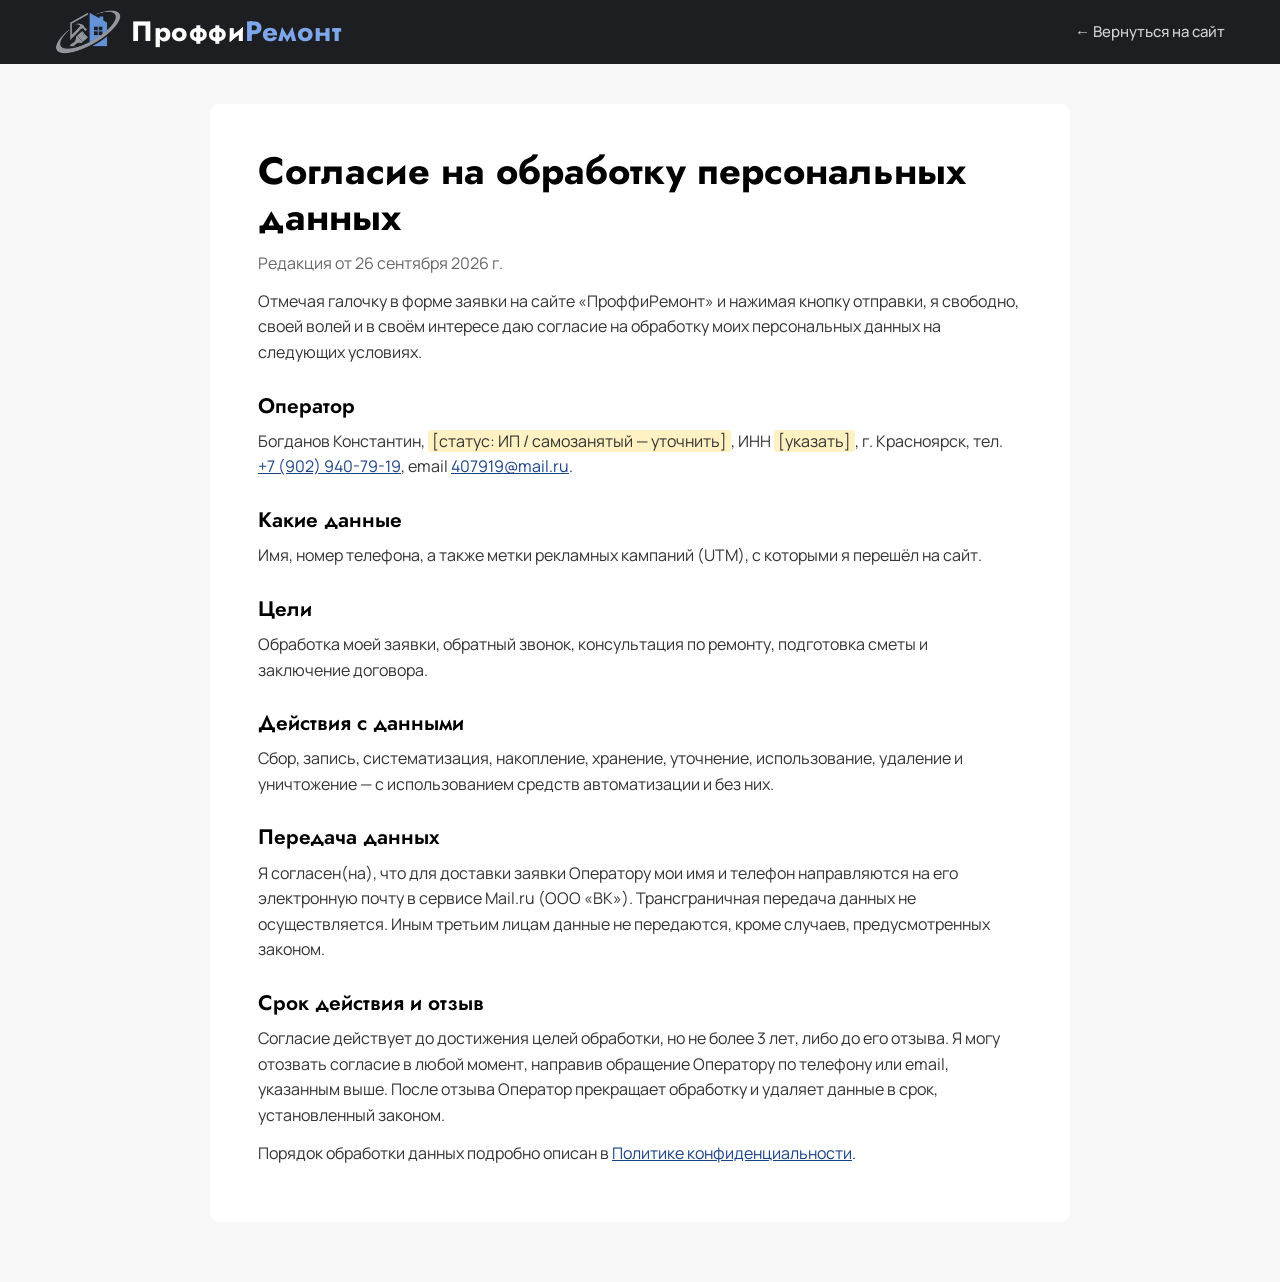
<file: consent.html>
<!doctype html>
<html lang="ru">
<head>
<meta charset="UTF-8">
<meta name="viewport" content="width=device-width, initial-scale=1.0">
<title>Согласие на обработку персональных данных — ПроффиРемонт</title>
<meta name="robots" content="noindex">
<link rel="icon" href="assets/favicon-32.png" sizes="32x32" type="image/png">
<link rel="icon" href="assets/favicon-64.png" sizes="64x64" type="image/png">
<link rel="stylesheet" href="css/fonts.css?v=1">
<link rel="stylesheet" href="css/style.css?v=36">
</head>
<body class="legal-page">

<header class="legal-header">
  <div class="container legal-header__inner">
    <a href="index.html" class="logo"><img class="logo__mark" src="assets/logo-mark-light.webp" alt="" width="66" height="44"><span class="logo__text">Проффи<span class="logo__accent">Ремонт</span></span></a>
    <a href="index.html#cta-form" class="legal-back js-back">← Вернуться на сайт</a>
  </div>
</header>

<main class="container legal">
  <h1>Согласие на обработку персональных данных</h1>
  <p class="legal__date">Редакция от 26 сентября 2026 г.</p>

  <p>Отмечая галочку в форме заявки на сайте «ПроффиРемонт» и нажимая кнопку отправки, я свободно, своей волей и в своём интересе даю согласие на обработку моих персональных данных на следующих условиях.</p>

  <h2>Оператор</h2>
  <p>Богданов Константин, <span class="legal__todo">[статус: ИП / самозанятый — уточнить]</span>, ИНН <span class="legal__todo">[указать]</span>, г. Красноярск, тел. <a href="tel:+79029407919">+7 (902) 940-79-19</a>, email <a href="mailto:407919@mail.ru">407919@mail.ru</a>.</p>

  <h2>Какие данные</h2>
  <p>Имя, номер телефона, а также метки рекламных кампаний (UTM), с которыми я перешёл на сайт.</p>

  <h2>Цели</h2>
  <p>Обработка моей заявки, обратный звонок, консультация по ремонту, подготовка сметы и заключение договора.</p>

  <h2>Действия с данными</h2>
  <p>Сбор, запись, систематизация, накопление, хранение, уточнение, использование, удаление и уничтожение — с использованием средств автоматизации и без них.</p>

  <h2>Передача данных</h2>
  <p>Я согласен(на), что для доставки заявки Оператору мои имя и телефон направляются на его электронную почту в сервисе Mail.ru (ООО «ВК»). Трансграничная передача данных не осуществляется. Иным третьим лицам данные не передаются, кроме случаев, предусмотренных законом.</p>

  <h2>Срок действия и отзыв</h2>
  <p>Согласие действует до достижения целей обработки, но не более 3 лет, либо до его отзыва. Я могу отозвать согласие в любой момент, направив обращение Оператору по телефону или email, указанным выше. После отзыва Оператор прекращает обработку и удаляет данные в срок, установленный законом.</p>

  <p>Порядок обработки данных подробно описан в <a href="policy.html">Политике конфиденциальности</a>.</p>
</main>


<script>
  document.querySelectorAll('.js-back').forEach(function (link) {
    link.addEventListener('click', function (e) {
      var ref = document.referrer ? new URL(document.referrer) : null;
      if (ref && ref.origin === location.origin && (ref.pathname.endsWith('/') || ref.pathname.endsWith('/index.html'))) {
        e.preventDefault();
        history.back();
      }
    });
  });
</script>
</body>
</html>
</file>
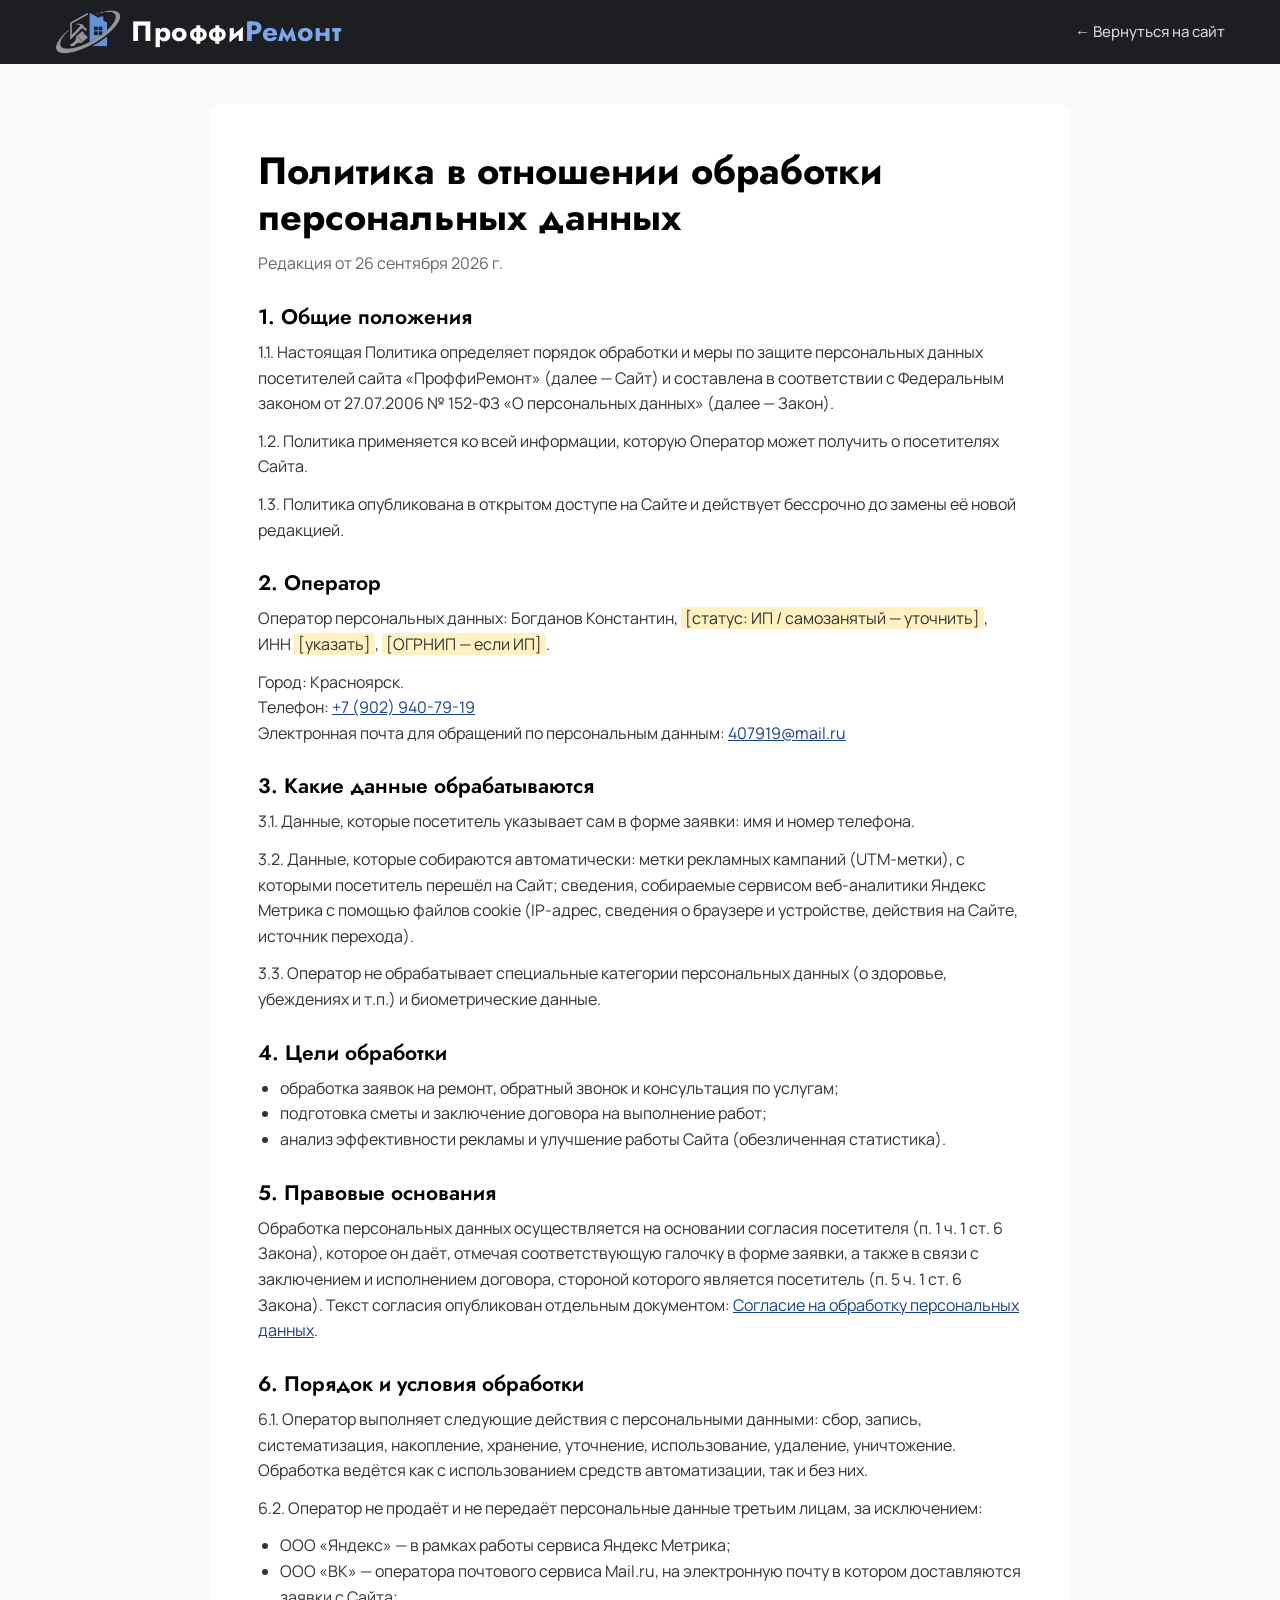
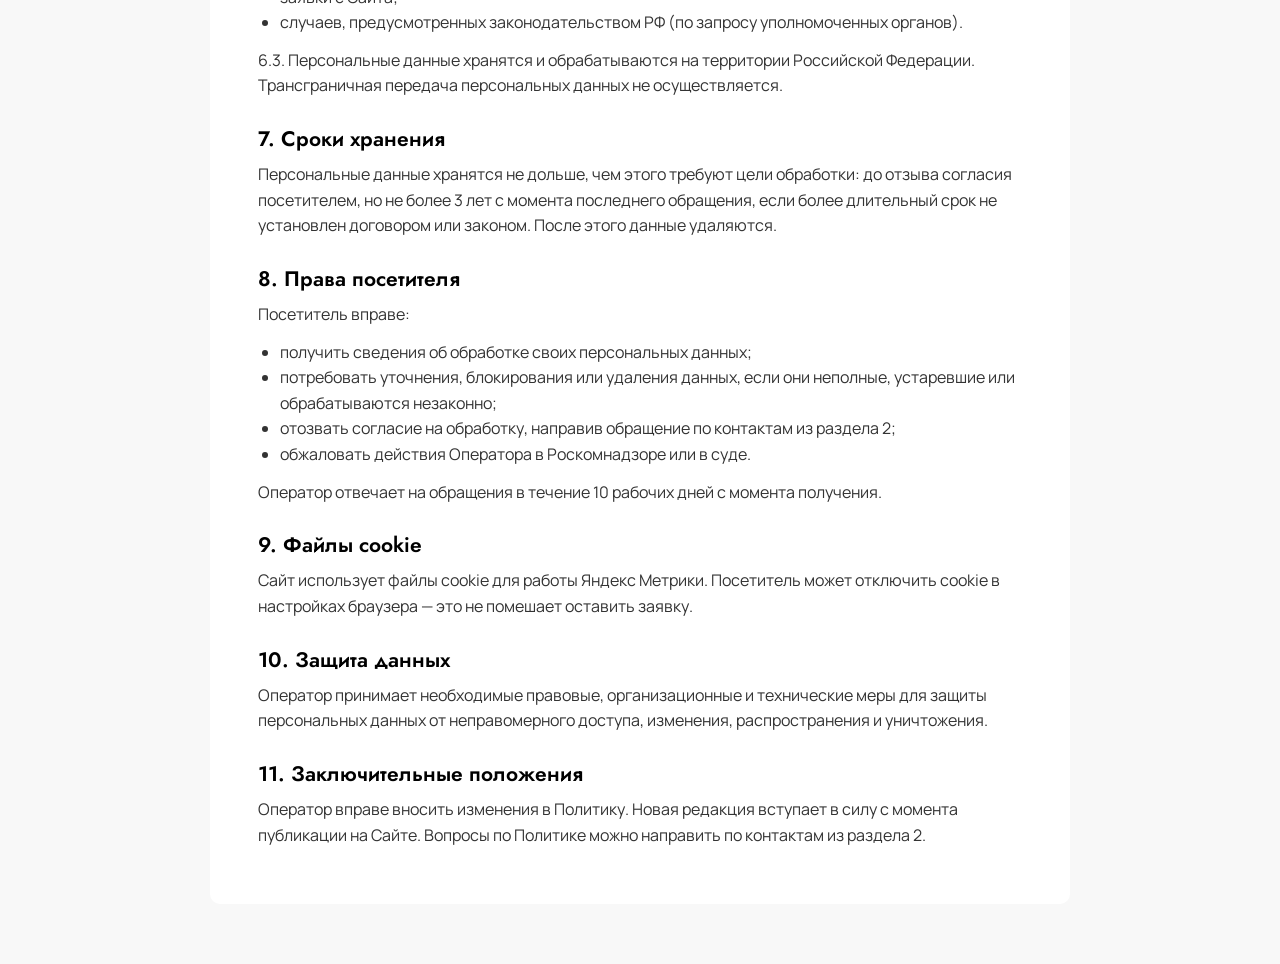
<file: policy.html>
<!doctype html>
<html lang="ru">
<head>
<meta charset="UTF-8">
<meta name="viewport" content="width=device-width, initial-scale=1.0">
<title>Политика конфиденциальности — ПроффиРемонт</title>
<meta name="robots" content="noindex">
<link rel="icon" href="assets/favicon-32.png" sizes="32x32" type="image/png">
<link rel="icon" href="assets/favicon-64.png" sizes="64x64" type="image/png">
<link rel="stylesheet" href="css/fonts.css?v=1">
<link rel="stylesheet" href="css/style.css?v=36">
</head>
<body class="legal-page">

<header class="legal-header">
  <div class="container legal-header__inner">
    <a href="index.html" class="logo"><img class="logo__mark" src="assets/logo-mark-light.webp" alt="" width="66" height="44"><span class="logo__text">Проффи<span class="logo__accent">Ремонт</span></span></a>
    <a href="index.html#cta-form" class="legal-back js-back">← Вернуться на сайт</a>
  </div>
</header>

<main class="container legal">
  <h1>Политика в отношении обработки персональных данных</h1>
  <p class="legal__date">Редакция от 26 сентября 2026 г.</p>

  <!-- TODO: заполнить реквизиты оператора (статус, ИНН/ОГРНИП) — без них документ не полный -->

  <h2>1. Общие положения</h2>
  <p>1.1. Настоящая Политика определяет порядок обработки и меры по защите персональных данных посетителей сайта «ПроффиРемонт» (далее — Сайт) и составлена в соответствии с Федеральным законом от 27.07.2006 № 152-ФЗ «О персональных данных» (далее — Закон).</p>
  <p>1.2. Политика применяется ко всей информации, которую Оператор может получить о посетителях Сайта.</p>
  <p>1.3. Политика опубликована в открытом доступе на Сайте и действует бессрочно до замены её новой редакцией.</p>

  <h2>2. Оператор</h2>
  <p>Оператор персональных данных: Богданов Константин, <span class="legal__todo">[статус: ИП / самозанятый — уточнить]</span>, ИНН <span class="legal__todo">[указать]</span>, <span class="legal__todo">[ОГРНИП — если ИП]</span>.</p>
  <p>Город: Красноярск.<br>
  Телефон: <a href="tel:+79029407919">+7 (902) 940-79-19</a><br>
  Электронная почта для обращений по персональным данным: <a href="mailto:407919@mail.ru">407919@mail.ru</a></p>

  <h2>3. Какие данные обрабатываются</h2>
  <p>3.1. Данные, которые посетитель указывает сам в форме заявки: имя и номер телефона.</p>
  <p>3.2. Данные, которые собираются автоматически: метки рекламных кампаний (UTM-метки), с которыми посетитель перешёл на Сайт; сведения, собираемые сервисом веб-аналитики Яндекс Метрика с помощью файлов cookie (IP-адрес, сведения о браузере и устройстве, действия на Сайте, источник перехода).</p>
  <p>3.3. Оператор не обрабатывает специальные категории персональных данных (о здоровье, убеждениях и т.п.) и биометрические данные.</p>

  <h2>4. Цели обработки</h2>
  <ul>
    <li>обработка заявок на ремонт, обратный звонок и консультация по услугам;</li>
    <li>подготовка сметы и заключение договора на выполнение работ;</li>
    <li>анализ эффективности рекламы и улучшение работы Сайта (обезличенная статистика).</li>
  </ul>

  <h2>5. Правовые основания</h2>
  <p>Обработка персональных данных осуществляется на основании согласия посетителя (п. 1 ч. 1 ст. 6 Закона), которое он даёт, отмечая соответствующую галочку в форме заявки, а также в связи с заключением и исполнением договора, стороной которого является посетитель (п. 5 ч. 1 ст. 6 Закона). Текст согласия опубликован отдельным документом: <a href="consent.html">Согласие на обработку персональных данных</a>.</p>

  <h2>6. Порядок и условия обработки</h2>
  <p>6.1. Оператор выполняет следующие действия с персональными данными: сбор, запись, систематизация, накопление, хранение, уточнение, использование, удаление, уничтожение. Обработка ведётся как с использованием средств автоматизации, так и без них.</p>
  <p>6.2. Оператор не продаёт и не передаёт персональные данные третьим лицам, за исключением:</p>
  <ul>
    <li>ООО «Яндекс» — в рамках работы сервиса Яндекс Метрика;</li>
    <li>ООО «ВК» — оператора почтового сервиса Mail.ru, на электронную почту в котором доставляются заявки с Сайта;</li>
    <li>случаев, предусмотренных законодательством РФ (по запросу уполномоченных органов).</li>
  </ul>
  <p>6.3. Персональные данные хранятся и обрабатываются на территории Российской Федерации. Трансграничная передача персональных данных не осуществляется.</p>

  <h2>7. Сроки хранения</h2>
  <p>Персональные данные хранятся не дольше, чем этого требуют цели обработки: до отзыва согласия посетителем, но не более 3 лет с момента последнего обращения, если более длительный срок не установлен договором или законом. После этого данные удаляются.</p>

  <h2>8. Права посетителя</h2>
  <p>Посетитель вправе:</p>
  <ul>
    <li>получить сведения об обработке своих персональных данных;</li>
    <li>потребовать уточнения, блокирования или удаления данных, если они неполные, устаревшие или обрабатываются незаконно;</li>
    <li>отозвать согласие на обработку, направив обращение по контактам из раздела 2;</li>
    <li>обжаловать действия Оператора в Роскомнадзоре или в суде.</li>
  </ul>
  <p>Оператор отвечает на обращения в течение 10 рабочих дней с момента получения.</p>

  <h2 id="cookies">9. Файлы cookie</h2>
  <p>Сайт использует файлы cookie для работы Яндекс Метрики. Посетитель может отключить cookie в настройках браузера — это не помешает оставить заявку.</p>

  <h2>10. Защита данных</h2>
  <p>Оператор принимает необходимые правовые, организационные и технические меры для защиты персональных данных от неправомерного доступа, изменения, распространения и уничтожения.</p>

  <h2>11. Заключительные положения</h2>
  <p>Оператор вправе вносить изменения в Политику. Новая редакция вступает в силу с момента публикации на Сайте. Вопросы по Политике можно направить по контактам из раздела 2.</p>
</main>


<script>
  document.querySelectorAll('.js-back').forEach(function (link) {
    link.addEventListener('click', function (e) {
      var ref = document.referrer ? new URL(document.referrer) : null;
      if (ref && ref.origin === location.origin && (ref.pathname.endsWith('/') || ref.pathname.endsWith('/index.html'))) {
        e.preventDefault();
        history.back();
      }
    });
  });
</script>
</body>
</html>
</file>
<file: css/fonts.css>
@font-face {
  font-family: 'Jost';
  font-style: normal;
  font-weight: 400;
  font-display: swap;
  src: url(../assets/fonts/jost-cyrillic.woff2) format('woff2');
  unicode-range: U+0301, U+0400-045F, U+0490-0491, U+04B0-04B1, U+2116;
}
@font-face {
  font-family: 'Jost';
  font-style: normal;
  font-weight: 400;
  font-display: swap;
  src: url(../assets/fonts/jost-latin.woff2) format('woff2');
  unicode-range: U+0000-00FF, U+0131, U+0152-0153, U+02BB-02BC, U+02C6, U+02DA, U+02DC, U+0304, U+0308, U+0329, U+2000-206F, U+20AC, U+2122, U+2191, U+2193, U+2212, U+2215, U+FEFF, U+FFFD;
}
@font-face {
  font-family: 'Jost';
  font-style: normal;
  font-weight: 500;
  font-display: swap;
  src: url(../assets/fonts/jost-cyrillic.woff2) format('woff2');
  unicode-range: U+0301, U+0400-045F, U+0490-0491, U+04B0-04B1, U+2116;
}
@font-face {
  font-family: 'Jost';
  font-style: normal;
  font-weight: 500;
  font-display: swap;
  src: url(../assets/fonts/jost-latin.woff2) format('woff2');
  unicode-range: U+0000-00FF, U+0131, U+0152-0153, U+02BB-02BC, U+02C6, U+02DA, U+02DC, U+0304, U+0308, U+0329, U+2000-206F, U+20AC, U+2122, U+2191, U+2193, U+2212, U+2215, U+FEFF, U+FFFD;
}
@font-face {
  font-family: 'Jost';
  font-style: normal;
  font-weight: 600;
  font-display: swap;
  src: url(../assets/fonts/jost-cyrillic.woff2) format('woff2');
  unicode-range: U+0301, U+0400-045F, U+0490-0491, U+04B0-04B1, U+2116;
}
@font-face {
  font-family: 'Jost';
  font-style: normal;
  font-weight: 600;
  font-display: swap;
  src: url(../assets/fonts/jost-latin.woff2) format('woff2');
  unicode-range: U+0000-00FF, U+0131, U+0152-0153, U+02BB-02BC, U+02C6, U+02DA, U+02DC, U+0304, U+0308, U+0329, U+2000-206F, U+20AC, U+2122, U+2191, U+2193, U+2212, U+2215, U+FEFF, U+FFFD;
}
@font-face {
  font-family: 'Jost';
  font-style: normal;
  font-weight: 700;
  font-display: swap;
  src: url(../assets/fonts/jost-cyrillic.woff2) format('woff2');
  unicode-range: U+0301, U+0400-045F, U+0490-0491, U+04B0-04B1, U+2116;
}
@font-face {
  font-family: 'Jost';
  font-style: normal;
  font-weight: 700;
  font-display: swap;
  src: url(../assets/fonts/jost-latin.woff2) format('woff2');
  unicode-range: U+0000-00FF, U+0131, U+0152-0153, U+02BB-02BC, U+02C6, U+02DA, U+02DC, U+0304, U+0308, U+0329, U+2000-206F, U+20AC, U+2122, U+2191, U+2193, U+2212, U+2215, U+FEFF, U+FFFD;
}
@font-face {
  font-family: 'Manrope';
  font-style: normal;
  font-weight: 400;
  font-display: swap;
  src: url(../assets/fonts/manrope-cyrillic.woff2) format('woff2');
  unicode-range: U+0301, U+0400-045F, U+0490-0491, U+04B0-04B1, U+2116;
}
@font-face {
  font-family: 'Manrope';
  font-style: normal;
  font-weight: 400;
  font-display: swap;
  src: url(../assets/fonts/manrope-latin.woff2) format('woff2');
  unicode-range: U+0000-00FF, U+0131, U+0152-0153, U+02BB-02BC, U+02C6, U+02DA, U+02DC, U+0304, U+0308, U+0329, U+2000-206F, U+20AC, U+2122, U+2191, U+2193, U+2212, U+2215, U+FEFF, U+FFFD;
}
@font-face {
  font-family: 'Manrope';
  font-style: normal;
  font-weight: 500;
  font-display: swap;
  src: url(../assets/fonts/manrope-cyrillic.woff2) format('woff2');
  unicode-range: U+0301, U+0400-045F, U+0490-0491, U+04B0-04B1, U+2116;
}
@font-face {
  font-family: 'Manrope';
  font-style: normal;
  font-weight: 500;
  font-display: swap;
  src: url(../assets/fonts/manrope-latin.woff2) format('woff2');
  unicode-range: U+0000-00FF, U+0131, U+0152-0153, U+02BB-02BC, U+02C6, U+02DA, U+02DC, U+0304, U+0308, U+0329, U+2000-206F, U+20AC, U+2122, U+2191, U+2193, U+2212, U+2215, U+FEFF, U+FFFD;
}
@font-face {
  font-family: 'Manrope';
  font-style: normal;
  font-weight: 600;
  font-display: swap;
  src: url(../assets/fonts/manrope-cyrillic.woff2) format('woff2');
  unicode-range: U+0301, U+0400-045F, U+0490-0491, U+04B0-04B1, U+2116;
}
@font-face {
  font-family: 'Manrope';
  font-style: normal;
  font-weight: 600;
  font-display: swap;
  src: url(../assets/fonts/manrope-latin.woff2) format('woff2');
  unicode-range: U+0000-00FF, U+0131, U+0152-0153, U+02BB-02BC, U+02C6, U+02DA, U+02DC, U+0304, U+0308, U+0329, U+2000-206F, U+20AC, U+2122, U+2191, U+2193, U+2212, U+2215, U+FEFF, U+FFFD;
}
@font-face {
  font-family: 'Manrope';
  font-style: normal;
  font-weight: 700;
  font-display: swap;
  src: url(../assets/fonts/manrope-cyrillic.woff2) format('woff2');
  unicode-range: U+0301, U+0400-045F, U+0490-0491, U+04B0-04B1, U+2116;
}
@font-face {
  font-family: 'Manrope';
  font-style: normal;
  font-weight: 700;
  font-display: swap;
  src: url(../assets/fonts/manrope-latin.woff2) format('woff2');
  unicode-range: U+0000-00FF, U+0131, U+0152-0153, U+02BB-02BC, U+02C6, U+02DA, U+02DC, U+0304, U+0308, U+0329, U+2000-206F, U+20AC, U+2122, U+2191, U+2193, U+2212, U+2215, U+FEFF, U+FFFD;
}
</file>
<file: css/style.css>
:root {
  --black: #000000;
  --dark: #1c1e22;
  --dark-card: #2b2e33;
  --dark-icon: #353940;
  --accent-1: #2f63bd;
  --accent-2: #1a4287;
  --accent-shadow: #112d5e;
  --gold: #7ea6ea;
  --gold-1: #ffe5b6;
  --gold-2: #e3ba7f;
  --gold-text: #664d2d;
  --gold-shadow: #cfaf79;
  --beige: #e6ecf5;
  --beige-soft: rgba(255, 255, 255, 0.7);
  --price: #2f63bd;
  --lime: #ffffff;
  --light: #f8f8f8;
  --line: #ebebeb;
  --text: #000000;
  --text-2: #333333;
  --text-muted: rgba(0, 0, 0, 0.6);
  --white: #ffffff;
  --radius: 10px;
  --container: 1170px;
  --font-head: "Jost", Arial, sans-serif;
  --font-body: "Manrope", Arial, sans-serif;
}

* { box-sizing: border-box; }
a, button, input, label { -webkit-tap-highlight-color: transparent; }
:focus:not(:focus-visible) { outline: none; }
html { scroll-behavior: smooth; }
section[id], #cta-form { scroll-margin-top: 60px; }
body {
  margin: 0;
  font-family: var(--font-body);
  font-size: 16px;
  font-weight: 500;
  color: var(--text);
  background: var(--white);
  line-height: 1.5;
}
h1, h2, h3, h4 { margin: 0 0 12px; line-height: 1.2; font-family: var(--font-head); }
p { margin: 0 0 12px; }
a { color: inherit; text-decoration: none; }
img { max-width: 100%; display: block; }
ul { margin: 0; padding: 0; list-style: none; }
button { font-family: inherit; }

.container {
  max-width: calc(var(--container) + 40px);
  margin: 0 auto;
  padding: 0 20px;
}

.muted { color: var(--text-muted); }
.small { font-size: 0.85em; }
.accent { color: var(--accent-1); }

section { padding: 60px 0; }
.heading {
  font-size: clamp(28px, 4.2vw, 50px);
  font-weight: 700;
  line-height: 1.2;
  text-align: center;
  max-width: 820px;
  margin: 0 auto 32px;
}
.heading .accent { white-space: nowrap; }
.section-sub { text-align: center; max-width: 620px; margin: -16px auto 36px; color: var(--text-muted); font-size: 18px; }

/* Buttons */
.btn {
  display: inline-flex;
  align-items: center;
  justify-content: center;
  padding: 15px 30px;
  border-radius: var(--radius);
  border: none;
  font-family: var(--font-head);
  font-size: 18px;
  font-weight: 700;
  line-height: 1.2;
  text-align: center;
  cursor: pointer;
  transition: transform 0.12s ease, box-shadow 0.12s ease, filter 0.15s ease;
}
.btn--accent {
  background: linear-gradient(180deg, var(--accent-1) 0%, var(--accent-2) 100%);
  color: var(--white);
  box-shadow: 0 4px 0 var(--accent-shadow);
}
.btn--accent:hover { filter: brightness(1.06); }
.btn--accent:active { transform: translateY(2px); box-shadow: 0 2px 0 var(--accent-shadow); }
.btn--gold {
  background: linear-gradient(180deg, var(--gold-1) 0%, var(--gold-2) 100%);
  color: var(--gold-text);
  border-radius: 60px;
  box-shadow: 0 4px 0 var(--gold-shadow), inset 0 -4px 4px rgba(255, 255, 255, 0.14);
  font-size: 15px;
  font-weight: 500;
  letter-spacing: 1.5px;
  text-transform: uppercase;
  padding: 12px 22px;
}
.btn--gold:hover { filter: brightness(1.04); }
.btn--gold:active { transform: translateY(2px); box-shadow: 0 2px 0 var(--gold-shadow); }
.btn--whatsapp { background: #25d366; color: var(--white); box-shadow: 0 4px 0 #1da851; }
.btn--whatsapp:hover { filter: brightness(1.05); }
.btn--block { width: 100%; }
.btn--sm { padding: 10px 18px; font-size: 14px; }

/* Header: top row */
.topbar {
  position: absolute;
  top: 0; left: 0; right: 0;
  z-index: 101;
  background: rgba(0, 0, 0, 0.6);
  color: var(--white);
}
.topbar__inner {
  display: flex;
  align-items: center;
  gap: 24px;
  height: 81px;
}
.logo { display: inline-flex; align-items: center; gap: 10px; }
.logo__mark { height: 44px; width: auto; flex-shrink: 0; }
.logo__text {
  font-family: var(--font-head);
  color: var(--white);
  font-weight: 700;
  font-size: 28px;
  letter-spacing: 0.5px;
  line-height: 1;
}
.logo__accent { color: var(--gold); }
.topbar__slogan { font-size: 14px; line-height: 1.4; max-width: 250px; margin: 0 auto 0 0; }
.topbar__contacts { text-align: right; }
.messengers { display: flex; gap: 8px; }
.messenger {
  width: 38px; height: 38px; border-radius: 50%;
  display: inline-flex; align-items: center; justify-content: center;
  color: var(--white);
  transition: transform 0.15s ease, filter 0.15s ease;
}
.messenger:hover { transform: scale(1.08); filter: brightness(1.05); }
.messenger--wa { background: #25d366; }
.messenger--max { background: linear-gradient(45deg, #00c4ff 0%, #1e53ff 50%, #7b08fc 100%); }
.menubar .messengers { display: none; }
.topbar__note { display: flex; align-items: center; justify-content: flex-end; gap: 8px; font-size: 14px; }
.topbar__dot { width: 7px; height: 7px; border-radius: 50%; background: var(--accent-1); }
.topbar__phone { display: block; color: var(--lime); font-size: 22px; font-weight: 600; white-space: nowrap; }

/* Header: sticky menu row */
.menubar {
  position: sticky;
  top: 0;
  z-index: 100;
  margin-top: 81px;
  margin-bottom: -128px;
  background: rgba(0, 0, 0, 0.6);
  transition: background 0.2s ease, box-shadow 0.2s ease;
}
.menubar.is-scrolled { background: var(--dark); box-shadow: 0 4px 20px rgba(0, 0, 0, 0.25); }
.menubar__inner { display: flex; align-items: center; height: 47px; }
.menubar .logo--mobile, .menubar__phone, .burger { display: none; }
.nav { display: flex; justify-content: space-between; width: 100%; }
.nav a { font-family: var(--font-head); color: var(--white); font-size: 16px; font-weight: 400; }
.nav a:hover { color: var(--gold); }

.burger {
  width: 32px; height: 32px;
  background: none; border: none; cursor: pointer;
  flex-direction: column; justify-content: center; gap: 5px;
  margin-left: 14px;
}
.burger span { display: block; width: 100%; height: 2px; background: var(--white); transition: transform 0.25s ease, opacity 0.2s ease; }
.burger.is-active span:nth-child(1) { transform: translateY(7px) rotate(45deg); }
.burger.is-active span:nth-child(2) { opacity: 0; }
.burger.is-active span:nth-child(3) { transform: translateY(-7px) rotate(-45deg); }
@media (prefers-reduced-motion: reduce) {
  .nav, .nav a, .burger span { transition: none !important; }
}

/* Hero */
.hero {
  position: relative;
  background:
    linear-gradient(90deg, rgba(12, 16, 24, 0.66) 0%, rgba(12, 16, 24, 0.34) 45%, rgba(12, 16, 24, 0.04) 100%),
    url("../assets/hero.webp") center / cover no-repeat;
  color: var(--white);
  padding: 222px 0 120px;
}
.hero__inner {
  display: grid;
  grid-template-columns: minmax(0, 740px) minmax(0, 370px);
  gap: 60px;
  justify-content: space-between;
  align-items: start;
}
.badge {
  position: relative;
  display: inline-block;
  background: rgba(0, 0, 0, 0.3);
  border: 1px solid rgba(255, 255, 255, 0.2);
  color: rgba(255, 255, 255, 0.8);
  font-size: 18px;
  font-weight: 400;
  padding: 13px 16px;
  border-radius: 5px;
  margin-bottom: 15px;
}
.hero__title { font-size: clamp(32px, 4.2vw, 50px); font-weight: 700; line-height: 1.17; margin-bottom: 8px; }
.hero__subtitle { font-size: clamp(20px, 2.2vw, 28px); font-weight: 400; line-height: 1.4; margin: 0; }
.hero__features {
  display: grid;
  grid-template-columns: repeat(2, minmax(0, 1fr));
  gap: 10px;
  margin-top: 56px;
  max-width: 620px;
}
.hero__features li {
  position: relative;
  display: flex;
  align-items: center;
  min-height: 70px;
  font-size: 17px;
  font-weight: 400;
  line-height: 1.15;
  background: rgba(0, 0, 0, 0.2);
  border: 1px solid rgba(255, 255, 255, 0.1);
  border-radius: var(--radius);
  padding: 10px 12px 10px 72px;
}
.check {
  position: absolute;
  left: 10px; top: 50%;
  transform: translateY(-50%);
  width: 50px; height: 50px;
  border-radius: 5px;
  background: var(--dark-icon);
  display: flex; align-items: center; justify-content: center;
  color: var(--gold);
}

.hero__form-card {
  background: rgba(14, 18, 26, 0.55);
  border: 1px solid rgba(126, 166, 234, 0.3);
  border-radius: var(--radius);
  padding: 30px;
  backdrop-filter: blur(4px);
}
.hero__form-card h3 { font-family: var(--font-body); font-size: 26px; font-weight: 700; margin-bottom: 6px; }
.hero__form-card .form-sub { color: rgba(255, 255, 255, 0.8); font-size: 18px; font-weight: 400; line-height: 1.2; margin: 0; }

.lead-form { display: flex; flex-direction: column; gap: 12px; margin-top: 20px; }
.lead-form input[type="text"],
.lead-form input[type="tel"] {
  padding: 15px;
  border: 1px solid transparent;
  border-radius: 5px;
  font-family: var(--font-body);
  font-size: 18px;
  width: 100%;
  color: rgba(0, 0, 0, 0.8);
}
.lead-form input:focus { outline: none; border-color: var(--accent-1); }
.consent { display: flex; gap: 8px; font-size: 14px; font-weight: 400; line-height: 1.1; align-items: flex-start; }
.consent input { margin-top: 1px; flex-shrink: 0; }
.consent a { text-decoration: underline; }
.form-status { min-height: 18px; font-size: 14px; margin: 0; }
.form-status.success { color: #a9d39c; }
.form-status.error { color: #ffb3a7; }

/* Calculator + tariffs */
.calc-layout {
  display: grid;
  grid-template-columns: repeat(3, minmax(0, 1fr));
  gap: 30px 30px;
  align-items: start;
}
.calc-panel {
  grid-column: 1 / -1;
  display: grid;
  grid-template-columns: auto auto minmax(200px, 1fr) auto;
  align-items: center;
  gap: 16px 32px;
  background: var(--beige);
  border-radius: var(--radius);
  padding: 24px 30px;
  margin-bottom: 14px;
}
.calc-panel__label { font-size: 18px; line-height: 1.25; max-width: 170px; color: rgba(0, 0, 0, 0.75); }
.calc-panel__value {
  background: var(--white);
  border-radius: 5px;
  padding: 10px 20px;
  min-width: 130px;
  font-size: 32px;
  font-weight: 400;
  line-height: 1.3;
  color: rgba(0, 0, 0, 0.5);
  white-space: nowrap;
}
.calc-panel__value b { color: var(--black); font-weight: 400; }
.calc-panel input[type="range"] {
  display: block;
  width: 100%;
  margin: 0;
  accent-color: var(--accent-2);
  cursor: pointer;
}
.calc-panel__hint {
  background: var(--beige-soft);
  border-radius: 5px;
  padding: 12px 15px;
  max-width: 230px;
  font-size: 15px;
  line-height: 1.25;
  color: rgba(0, 0, 0, 0.6);
  margin: 0;
}

.tariff-card { text-align: center; display: flex; flex-direction: column; align-self: stretch; }
.tariff-card h3 { font-family: var(--font-head); font-size: 26px; font-weight: 600; margin-bottom: 6px; }
.tariff-price { font-size: 18px; margin: 0 0 12px; }
.tariff-price .calc-price { color: var(--price); font-size: 30px; font-weight: 700; }
.tariff-card__media { position: relative; margin-top: 22px; }
.tariff-card__media img { width: 100%; height: 225px; object-fit: cover; border-radius: var(--radius); }
.tariff-card__term {
  position: absolute; top: 0; left: 50%;
  transform: translate(-50%, -50%);
  background: #f1f1f1;
  border: 1px solid rgba(0, 0, 0, 0.1);
  border-radius: 5px;
  padding: 9px 15px;
  font-size: 16px;
  white-space: nowrap;
}
.tariff-card__body { text-align: left; padding: 18px 4px 0; flex: 1; display: flex; flex-direction: column; }
.tariff-card__for { font-size: 20px; font-weight: 600; margin-bottom: 6px; }
.tariff-card__body .muted { font-size: 16px; line-height: 1.35; margin-bottom: 18px; }
.tariff-card .btn { margin-top: auto; }

/* No-problem block */
.advantages { background: var(--light); }
.advantages-grid { display: grid; grid-template-columns: repeat(3, 1fr); gap: 30px; }
.advantage {
  display: flex;
  align-items: flex-start;
  gap: 18px;
  background: var(--dark-card);
  color: var(--white);
  border-radius: 5px;
  padding: 26px 24px;
  min-height: 190px;
  box-shadow: 0 4px 20px rgba(0, 0, 0, 0.08);
}
.advantage__icon { flex-shrink: 0; color: var(--gold); }
.advantage h3 { font-size: 20px; font-weight: 700; line-height: 1.5; margin-bottom: 8px; }
.advantage p { color: rgba(255, 255, 255, 0.85); font-size: 15px; line-height: 1.45; margin: 0; }

/* Portfolio */
.portfolio-grid {
  display: grid;
  grid-template-columns: repeat(2, minmax(0, 1fr));
  gap: 40px 45px;
}
.portfolio-card { display: flex; flex-direction: column; gap: 22px; }
.gallery {
  position: relative;
  border-radius: var(--radius);
  overflow: hidden;
  background: #e9ecf1;
}
.gallery__track {
  display: flex;
  overflow-x: auto;
  scroll-snap-type: x mandatory;
  scroll-behavior: smooth;
  scrollbar-width: none;
}
.gallery__track::-webkit-scrollbar { display: none; }
.gallery__img {
  flex: 0 0 100%;
  width: 100%;
  aspect-ratio: 3 / 4;
  object-fit: cover;
  scroll-snap-align: start;
}
.gallery__btn {
  position: absolute;
  top: 50%;
  transform: translateY(-50%);
  width: 44px; height: 44px;
  border-radius: 50%;
  border: none;
  background: rgba(255, 255, 255, 0.92);
  color: var(--accent-2);
  display: flex; align-items: center; justify-content: center;
  box-shadow: 0 4px 14px rgba(0, 0, 0, 0.18);
  cursor: pointer;
  transition: background 0.15s ease, opacity 0.15s ease;
}
.gallery__btn:hover { background: var(--white); }
.gallery__btn:disabled { opacity: 0; pointer-events: none; }
.gallery__btn--prev { left: 14px; }
.gallery__btn--next { right: 14px; }
.gallery__counter {
  position: absolute;
  right: 14px; bottom: 14px;
  background: rgba(14, 18, 26, 0.65);
  color: var(--white);
  font-size: 13px; font-weight: 600;
  padding: 4px 10px;
  border-radius: 999px;
}
@media (max-width: 720px) {
  .gallery__btn { width: 38px; height: 38px; }
}
.portfolio-card__info h4 { font-size: clamp(22px, 2.4vw, 30px); font-weight: 600; line-height: 1.1; margin-bottom: 8px; }
.portfolio-card__address { color: var(--text-2); font-size: 18px; font-weight: 400; margin: 0 0 20px; }
.portfolio-card__stats {
  display: grid;
  grid-template-columns: repeat(2, minmax(0, 1fr));
  gap: 14px 20px;
  margin-bottom: 26px;
}
.portfolio-card__stats > div {
  display: flex;
  justify-content: space-between;
  align-items: baseline;
  gap: 10px;
  padding-bottom: 3px;
  border-bottom: 1px solid var(--line);
  font-family: var(--font-head);
  color: var(--text-2);
}
.stat-label { font-size: 19px; font-weight: 700; }
.stat-value { font-size: 18px; font-weight: 400; text-align: right; }
.portfolio-card .btn { padding: 20px 30px; min-width: 300px; }

/* Precalc CTA */
.precalc { padding: 0 0 60px; }
.precalc__box {
  display: grid;
  grid-template-columns: 1.2fr 1fr;
  align-items: center;
  gap: 30px;
  background: var(--light);
  border-radius: var(--radius);
  padding: 44px 50px;
}
.precalc__box h2 { font-size: clamp(26px, 3vw, 38px); font-weight: 700; margin-bottom: 8px; }
.precalc__box p { font-size: 18px; color: var(--text-2); margin: 0; }
.precalc__actions { display: flex; flex-direction: column; align-items: flex-start; gap: 10px; }
.precalc__label { font-size: 15px; color: var(--text-muted); margin: 0; }
.precalc__phone { font-family: var(--font-head); font-size: 26px; font-weight: 600; }

/* Process */
.process {
  background:
    linear-gradient(rgba(0, 0, 0, 0.7), rgba(0, 0, 0, 0.7)),
    url("../assets/portfolio/portfolio-2.webp") center / cover no-repeat;
  color: var(--white);
}
.process .heading { color: var(--white); }
.process-grid { display: grid; grid-template-columns: repeat(3, 1fr); gap: 30px; margin-bottom: 36px; }
.process-step {
  background: rgba(0, 0, 0, 0.35);
  border: 1px solid rgba(255, 255, 255, 0.12);
  border-radius: var(--radius);
  padding: 28px 26px;
}
.process-step__num {
  display: block;
  font-family: var(--font-head);
  font-size: 44px;
  font-weight: 700;
  line-height: 1;
  color: var(--gold);
  margin-bottom: 14px;
}
.process-step h3 { font-size: 22px; font-weight: 600; }
.process-step p { color: rgba(255, 255, 255, 0.85); margin: 0; }
.process-cta { text-align: center; }

/* Benefits */
.benefits-grid { display: grid; grid-template-columns: repeat(3, 1fr); gap: 30px; }
.benefit {
  background: var(--light);
  border-radius: var(--radius);
  padding: 28px 26px;
  border-left: 4px solid var(--gold);
}
.benefit h3 { font-size: 21px; font-weight: 600; }
.benefit p { color: var(--text-2); margin: 0; }

/* Testimonials */
.testimonials { background: var(--light); }
.testimonials-grid { columns: 3; column-gap: 26px; }
.testimonials-grid .testimonial { break-inside: avoid; margin-bottom: 26px; }
.testimonial {
  background: var(--white);
  border-radius: var(--radius);
  padding: 30px;
  box-shadow: 0 4px 20px rgba(0, 0, 0, 0.06);
}
.testimonial__stars { color: #f5b301; letter-spacing: 2px; margin-bottom: 10px; }
.testimonial__text { font-size: 17px; line-height: 1.5; }
.testimonial__author { font-family: var(--font-head); font-size: 18px; font-weight: 600; margin: 0; }
.testimonial__author span { display: block; font-family: var(--font-body); font-size: 14px; font-weight: 400; color: var(--text-muted); }

/* FAQ */
.accordion { max-width: 900px; margin: 0 auto; }
.accordion-item { border-bottom: 1px solid var(--line); }
.accordion-item__head {
  width: 100%;
  display: flex; align-items: center; justify-content: space-between; gap: 20px;
  background: none; border: none; cursor: pointer;
  padding: 22px 4px;
  font-family: var(--font-head);
  font-size: 20px; font-weight: 600; text-align: left;
  color: var(--text);
}
.accordion-item__icon {
  flex-shrink: 0;
  display: flex; align-items: center; justify-content: center;
  width: 36px; height: 36px; border-radius: 50%;
  background: var(--light);
  color: var(--accent-2); font-size: 22px; font-weight: 400;
  transition: transform 0.2s ease;
}
.accordion-item.is-open .accordion-item__icon { transform: rotate(45deg); }
.accordion-item__body { max-height: 0; overflow: hidden; transition: max-height 0.25s ease; }
.accordion-item__body p { padding: 0 4px 22px; color: var(--text-2); font-size: 17px; }

/* Footer */
.footer { background: var(--dark); color: rgba(255, 255, 255, 0.75); padding-top: 50px; }
.footer__inner { display: grid; grid-template-columns: 2fr 1fr 1fr; gap: 32px; padding-bottom: 32px; }
.footer h4 { color: var(--white); font-size: 18px; }
.footer a:hover { color: var(--gold); }
.footer__phone { color: var(--lime); font-size: 20px; font-weight: 600; }
.footer__bottom { border-top: 1px solid rgba(255, 255, 255, 0.1); padding-top: 18px; padding-bottom: 18px; }
.footer__bottom p { margin: 0; }
.footer .muted { color: rgba(255, 255, 255, 0.55); }

/* Contact widget */
.contact-widget { position: fixed; bottom: 22px; right: 22px; z-index: 200; }

.contact-widget__toggle {
  width: 58px; height: 58px; border-radius: 50%;
  background: linear-gradient(180deg, var(--accent-1) 0%, var(--accent-2) 100%);
  color: var(--white); border: none; cursor: pointer;
  display: flex; align-items: center; justify-content: center;
  box-shadow: 0 8px 20px rgba(26, 66, 135, 0.35);
  transition: transform 0.15s ease;
}
.contact-widget__toggle:hover { transform: scale(1.05); }

.contact-widget__panel {
  position: absolute;
  bottom: 74px;
  right: 0;
  width: 320px;
  max-width: calc(100vw - 44px);
  background: var(--white);
  border-radius: 16px;
  box-shadow: 0 20px 50px rgba(0, 0, 0, 0.25);
  padding: 24px;
  opacity: 0;
  transform: translateY(12px) scale(0.98);
  pointer-events: none;
  transition: opacity 0.18s ease, transform 0.18s ease;
}
.contact-widget.is-open .contact-widget__panel {
  opacity: 1;
  transform: translateY(0) scale(1);
  pointer-events: auto;
}

.contact-widget__close {
  position: absolute; top: 16px; right: 16px;
  width: 26px; height: 26px; border-radius: 50%;
  background: #f1f1f1; border: none; cursor: pointer;
  display: flex; align-items: center; justify-content: center;
  color: var(--text-muted);
}
.contact-widget__close:hover { color: var(--text); }

.contact-widget__title { font-family: var(--font-head); font-weight: 700; font-size: 19px; margin-bottom: 8px; padding-right: 24px; }
.contact-widget__text { color: var(--text-muted); font-size: 14px; line-height: 1.5; margin-bottom: 20px; }

.contact-widget__link {
  display: flex; align-items: center; gap: 12px;
  padding: 12px 14px;
  border-radius: 12px;
  border: 1px solid #ececec;
  margin-bottom: 10px;
  transition: border-color 0.15s ease, background 0.15s ease;
}
.contact-widget__link:last-child { margin-bottom: 0; }
.contact-widget__link:hover { border-color: var(--accent-2); background: #f1f5fb; }
.contact-widget__icon {
  flex-shrink: 0;
  width: 38px; height: 38px; border-radius: 10px;
  background: #f1f1f1;
  color: var(--accent-2);
  display: flex; align-items: center; justify-content: center;
}
.contact-widget__label { display: block; font-size: 12px; color: var(--text-muted); }
.contact-widget__value { display: block; font-size: 14px; font-weight: 600; color: var(--text); }

/* Responsive */
@media (max-width: 1100px) {
  .calc-panel { grid-template-columns: auto auto 1fr; }
  .calc-panel__hint { grid-column: 1 / -1; max-width: none; }
  .topbar__slogan { display: none; }
  .topbar__inner { justify-content: space-between; }
}

@media (max-width: 960px) {
  .hero__inner { grid-template-columns: 1fr; gap: 36px; }
  .hero__form-card { max-width: 480px; }
  .advantages-grid, .benefits-grid, .process-grid { grid-template-columns: 1fr 1fr; }
  .testimonials-grid { columns: 2; }
  .portfolio-grid { gap: 36px 24px; }
  .portfolio-card__stats { grid-template-columns: 1fr; }
  .precalc__box { grid-template-columns: 1fr; padding: 34px 30px; }
  .footer__inner { grid-template-columns: 1fr 1fr; }
}

@media (max-width: 900px) {
  .topbar { display: none; }
  .menubar { margin-top: 0; margin-bottom: -56px; background: rgba(0, 0, 0, 0.75); }
  .menubar__inner { height: 56px; }
  .menubar .logo--mobile { display: inline-flex; margin-right: auto; }
  .menubar .logo--mobile { gap: 6px; }
  .menubar .logo--mobile .logo__text { font-size: 19px; }
  .menubar .logo--mobile .logo__mark { height: 28px; }
  .menubar__phone { display: flex; color: var(--lime); }
  .menubar .messengers { display: flex; gap: 6px; margin-right: 12px; }
  .menubar .messenger { width: 32px; height: 32px; }
  .burger { display: flex; }
  .nav {
    display: flex;
    flex-direction: column;
    position: absolute;
    top: 56px; left: 0; right: 0;
    background: var(--dark);
    padding: 16px 20px 20px;
    gap: 16px;
    box-shadow: 0 12px 24px rgba(0, 0, 0, 0.25);
    opacity: 0;
    visibility: hidden;
    transform: translateY(-12px);
    transition: opacity 0.25s ease, transform 0.25s ease, visibility 0s linear 0.25s;
  }
  .nav.is-open {
    opacity: 1;
    visibility: visible;
    transform: none;
    transition: opacity 0.25s ease, transform 0.25s ease;
  }
  .nav a { opacity: 0; transform: translateY(-6px); transition: opacity 0.2s ease, transform 0.2s ease; }
  .nav.is-open a { opacity: 1; transform: none; }
  .nav.is-open a:nth-child(2) { transition-delay: 0.03s; }
  .nav.is-open a:nth-child(3) { transition-delay: 0.06s; }
  .nav.is-open a:nth-child(4) { transition-delay: 0.09s; }
  .nav.is-open a:nth-child(5) { transition-delay: 0.12s; }
  .nav.is-open a:nth-child(6) { transition-delay: 0.15s; }
  .nav.is-open a:nth-child(7) { transition-delay: 0.18s; }
  .hero { padding: 96px 0 64px; }
}

@media (max-width: 720px) {
  section { padding: 44px 0; }
  .heading { margin-bottom: 24px; }
  .section-sub { margin-top: -8px; font-size: 16px; }
  .hero__features { grid-template-columns: 1fr; margin-top: 32px; }
  .hero__features li { min-height: 62px; }
  .check { width: 44px; height: 44px; }
  .hero__form-card { padding: 22px; }
  .badge { font-size: 15px; }
  .calc-layout { grid-template-columns: 1fr; }
  .calc-panel { grid-template-columns: 1fr auto; gap: 14px 16px; padding: 20px; }
  .calc-panel__label { max-width: none; }
  .calc-panel input[type="range"] { grid-column: 1 / -1; }
  .tariff-card { max-width: 420px; margin: 0 auto; width: 100%; }
  .advantages-grid, .benefits-grid, .process-grid,
  .portfolio-grid, .footer__inner { grid-template-columns: 1fr; }
  .testimonials-grid { columns: 1; }
  .advantage { min-height: 0; }
  .portfolio-card .btn { width: 100%; min-width: 0; }
  .stat-label { font-size: 16px; }
  .stat-value { font-size: 16px; }
  .accordion-item__head { font-size: 17px; }
}

/* Legal pages */
.legal-page { background: var(--light); }
.legal-header { background: var(--dark); }
.legal-header__inner { display: flex; align-items: center; justify-content: space-between; height: 64px; }
.legal-back { color: rgba(255, 255, 255, 0.8); font-size: 15px; }
.legal-back:hover { color: var(--gold); }
.legal {
  max-width: 860px;
  background: var(--white);
  border-radius: var(--radius);
  padding: 44px 48px;
  margin: 40px auto 60px;
  color: var(--text-2);
}
.legal h1 { font-size: clamp(26px, 3.4vw, 38px); color: var(--text); }
.legal h2 { font-size: 21px; font-weight: 600; color: var(--text); margin: 28px 0 10px; }
.legal p, .legal li { font-size: 16px; font-weight: 400; line-height: 1.6; }
.legal ul { list-style: disc; padding-left: 22px; margin-bottom: 12px; }
.legal a { color: var(--accent-2); text-decoration: underline; }
.legal__date { color: var(--text-muted); }
.legal__todo { background: #fff1c2; padding: 0 4px; border-radius: 3px; }
@media (max-width: 720px) { .legal { padding: 28px 20px; margin: 20px auto 40px; } }

/* Page transitions */
@view-transition { navigation: auto; }
::view-transition-old(root), ::view-transition-new(root) { animation-duration: 0.35s; animation-timing-function: ease; }
.legal { animation: legal-in 0.45s ease both; }
@keyframes legal-in { from { opacity: 0; transform: translateY(14px); } to { opacity: 1; transform: none; } }
@media (prefers-reduced-motion: reduce) {
  ::view-transition-old(root), ::view-transition-new(root) { animation: none; }
  .legal { animation: none; }
}

/* Cookie banner */
.cookie-banner {
  position: fixed;
  left: 20px; bottom: 20px;
  z-index: 300;
  display: flex; align-items: center; gap: 18px;
  max-width: 560px;
  background: var(--dark);
  color: rgba(255, 255, 255, 0.85);
  border-radius: var(--radius);
  padding: 16px 18px;
  box-shadow: 0 10px 30px rgba(0, 0, 0, 0.25);
  font-size: 14px; line-height: 1.4;
  animation: cookie-in 0.35s ease both;
}
.cookie-banner[hidden] { display: none; }
.cookie-banner p { margin: 0; }
.cookie-banner a { color: var(--gold); text-decoration: underline; }
.cookie-banner .btn { flex-shrink: 0; }
@keyframes cookie-in { from { opacity: 0; transform: translateY(12px); } to { opacity: 1; transform: none; } }
@media (max-width: 720px) {
  .cookie-banner { left: 12px; right: 12px; bottom: 12px; max-width: none; padding: 14px; gap: 12px; }
}

.hp-field { position: absolute; left: -9999px; width: 1px; height: 1px; opacity: 0; }

@media (max-width: 400px) {
  .menubar .logo--mobile .logo__text { font-size: 17px; }
  .menubar .messengers { gap: 5px; margin-right: 8px; }
  .menubar .messenger { width: 30px; height: 30px; }
  .burger { margin-left: 10px; }
}

@media (max-width: 720px) {
  .footer__bottom { padding-bottom: 96px; }
}

.precalc__buttons { display: flex; flex-wrap: wrap; gap: 10px; }
.btn--outline-accent { background: var(--white); color: var(--accent-2); border: 2px solid var(--accent-2); padding: 13px 26px; }
.btn--outline-accent:hover { background: #f1f5fb; }

.tariff-rate { margin: -8px 0 12px; color: var(--muted, #6b7280); font-size: 15px; }
.badge__icon { flex: none; color: var(--gold); margin-right: 6px; vertical-align: -3px; }
@media (max-width: 760px) {
  .hero {
    background:
      linear-gradient(180deg, rgba(12, 16, 24, 0.6) 0%, rgba(12, 16, 24, 0.45) 100%),
      url("../assets/hero-mobile.webp") center / cover no-repeat;
  }
}

/* Шапка на ПК: шире основного контейнера, элементам больше воздуха */
.topbar__inner.container,
.menubar__inner.container { max-width: 1480px; padding: 0 40px; }
.topbar__inner { gap: 36px; }
.topbar .messengers { gap: 12px; }
.topbar__slogan { max-width: 280px; }
@media (max-width: 900px) {
  .topbar__inner.container,
  .menubar__inner.container { padding: 0 20px; }
}

/* О руководителе */
.about { background: var(--white); }
.about__inner { display: grid; grid-template-columns: 250px minmax(0, 1fr); gap: 48px; align-items: center; max-width: 900px; }
.about__photo { width: 100%; height: auto; aspect-ratio: 1; object-fit: cover; border-radius: var(--radius); box-shadow: 0 12px 30px rgba(17, 45, 94, 0.15); }
.about__label { color: var(--accent-1); font-weight: 600; font-size: 15px; letter-spacing: 1px; text-transform: uppercase; margin: 0 0 6px; }
.about__name { font-size: clamp(28px, 3vw, 38px); margin: 0 0 16px; }
.about__text p { font-size: 18px; line-height: 1.5; }
.about__buttons { display: flex; flex-wrap: wrap; gap: 12px; margin-top: 24px; }
.btn--vk { display: inline-flex; align-items: center; gap: 8px; background: #0077ff; color: #fff; box-shadow: 0 4px 0 #005bc4; }
.btn--vk:hover { filter: brightness(1.06); }
.section-sub a { color: var(--accent-1); text-decoration: underline; text-underline-offset: 3px; }
@media (max-width: 720px) {
  .about__inner { grid-template-columns: 1fr; gap: 24px; text-align: center; }
  .about__photo { max-width: 200px; margin: 0 auto; }
  .about__text p { font-size: 16px; }
  .about__buttons { justify-content: center; }
  .about__buttons .btn { width: 100%; justify-content: center; }
}

/* Портфолио: вертикальные карточки 3:4 — 4 в ряд на широких экранах */
@media (min-width: 1101px) {
  .portfolio .container { max-width: 1480px; padding: 0 40px; }
  .portfolio-grid { display: grid; grid-template-columns: repeat(4, minmax(0, 1fr)); gap: 44px 28px; }
  .portfolio-card { gap: 16px; }
  .portfolio-card h4 { font-size: 22px; }
  .portfolio-card .btn { width: 100%; min-width: 0; padding-left: 12px; padding-right: 12px; }
}
</file>
